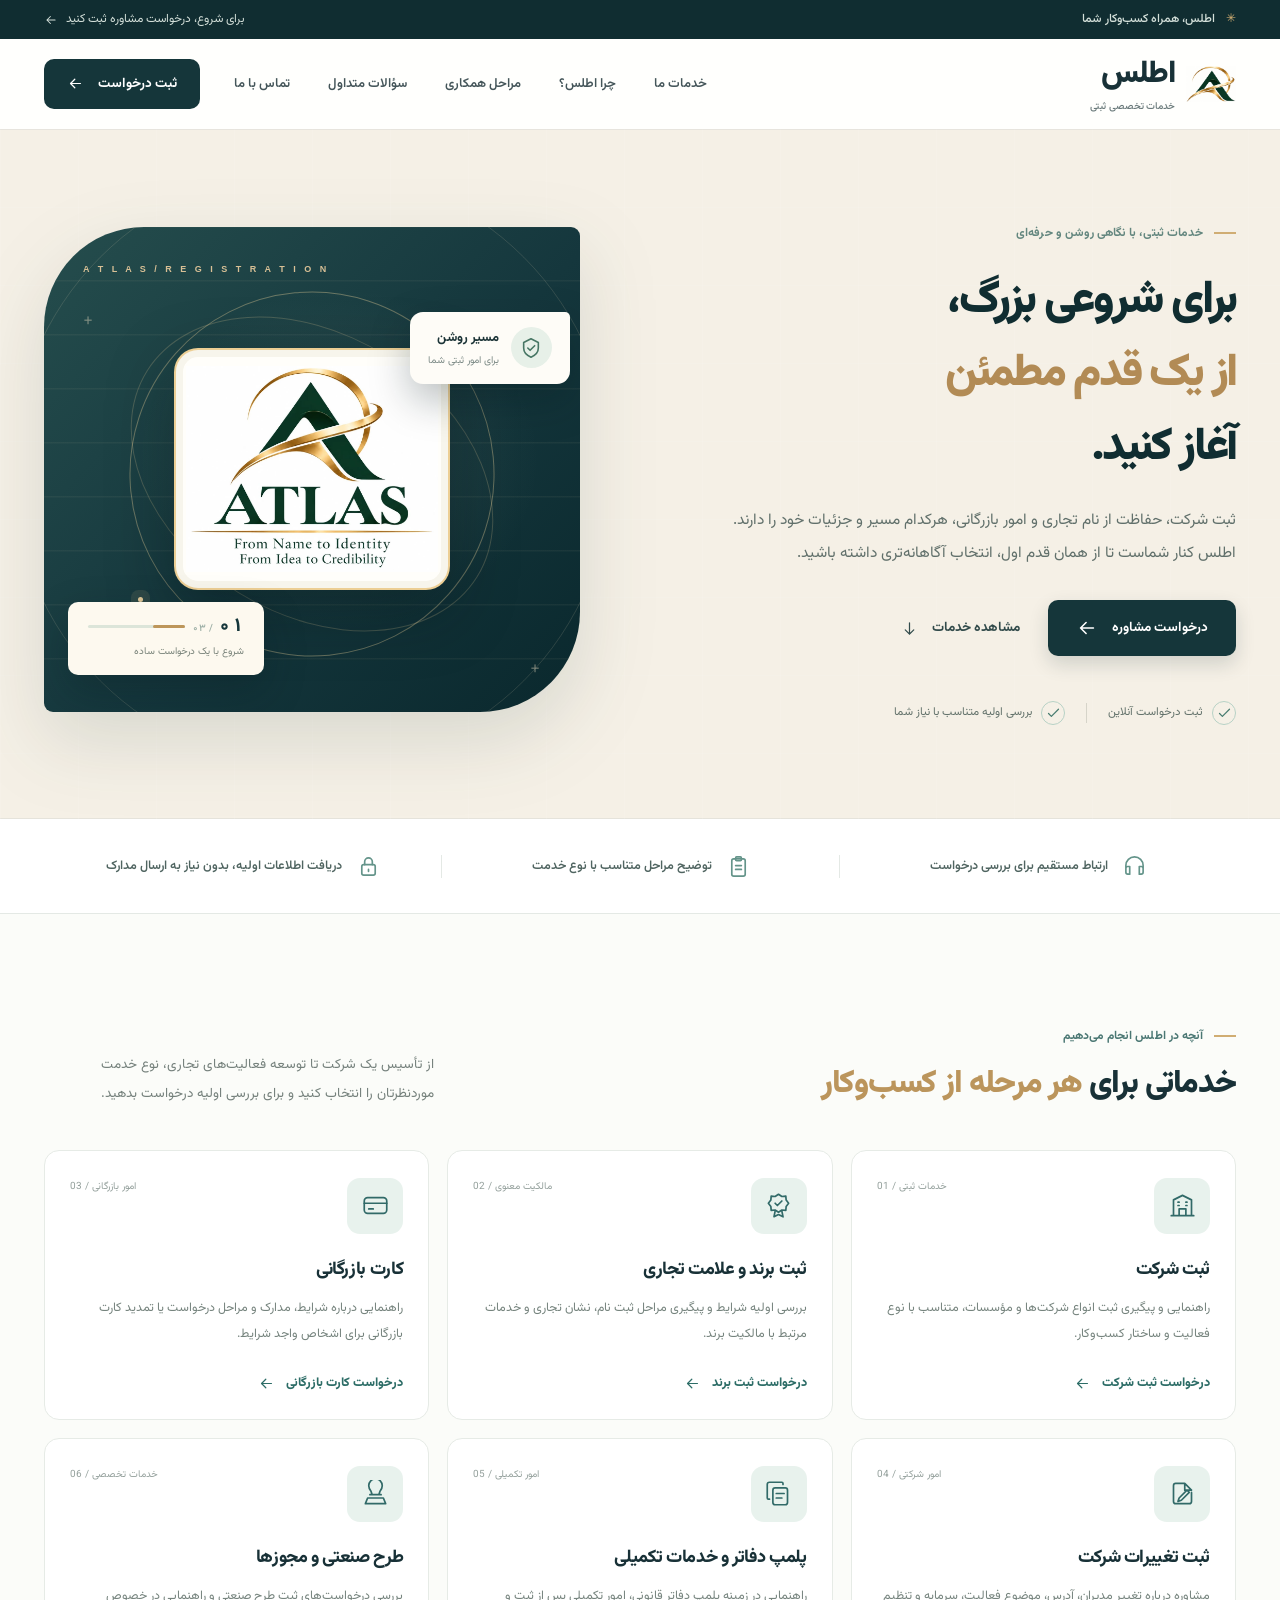
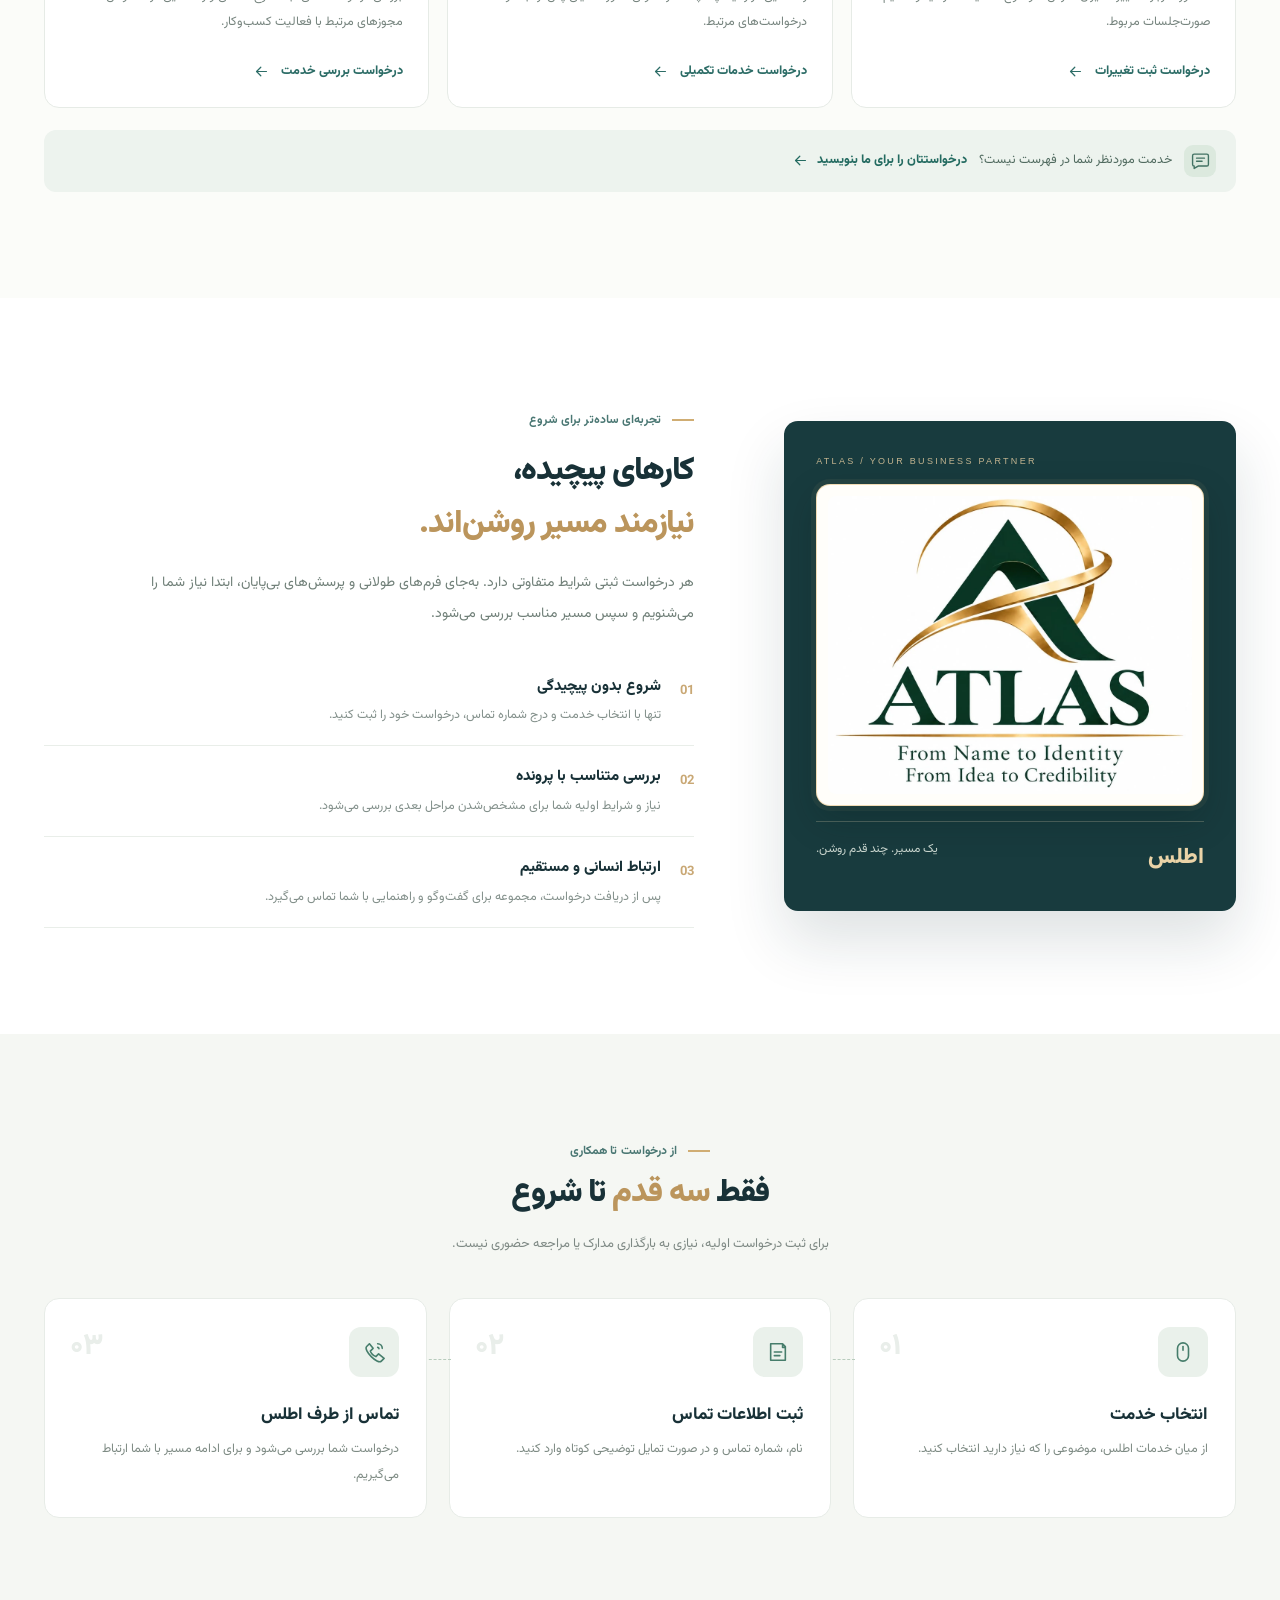
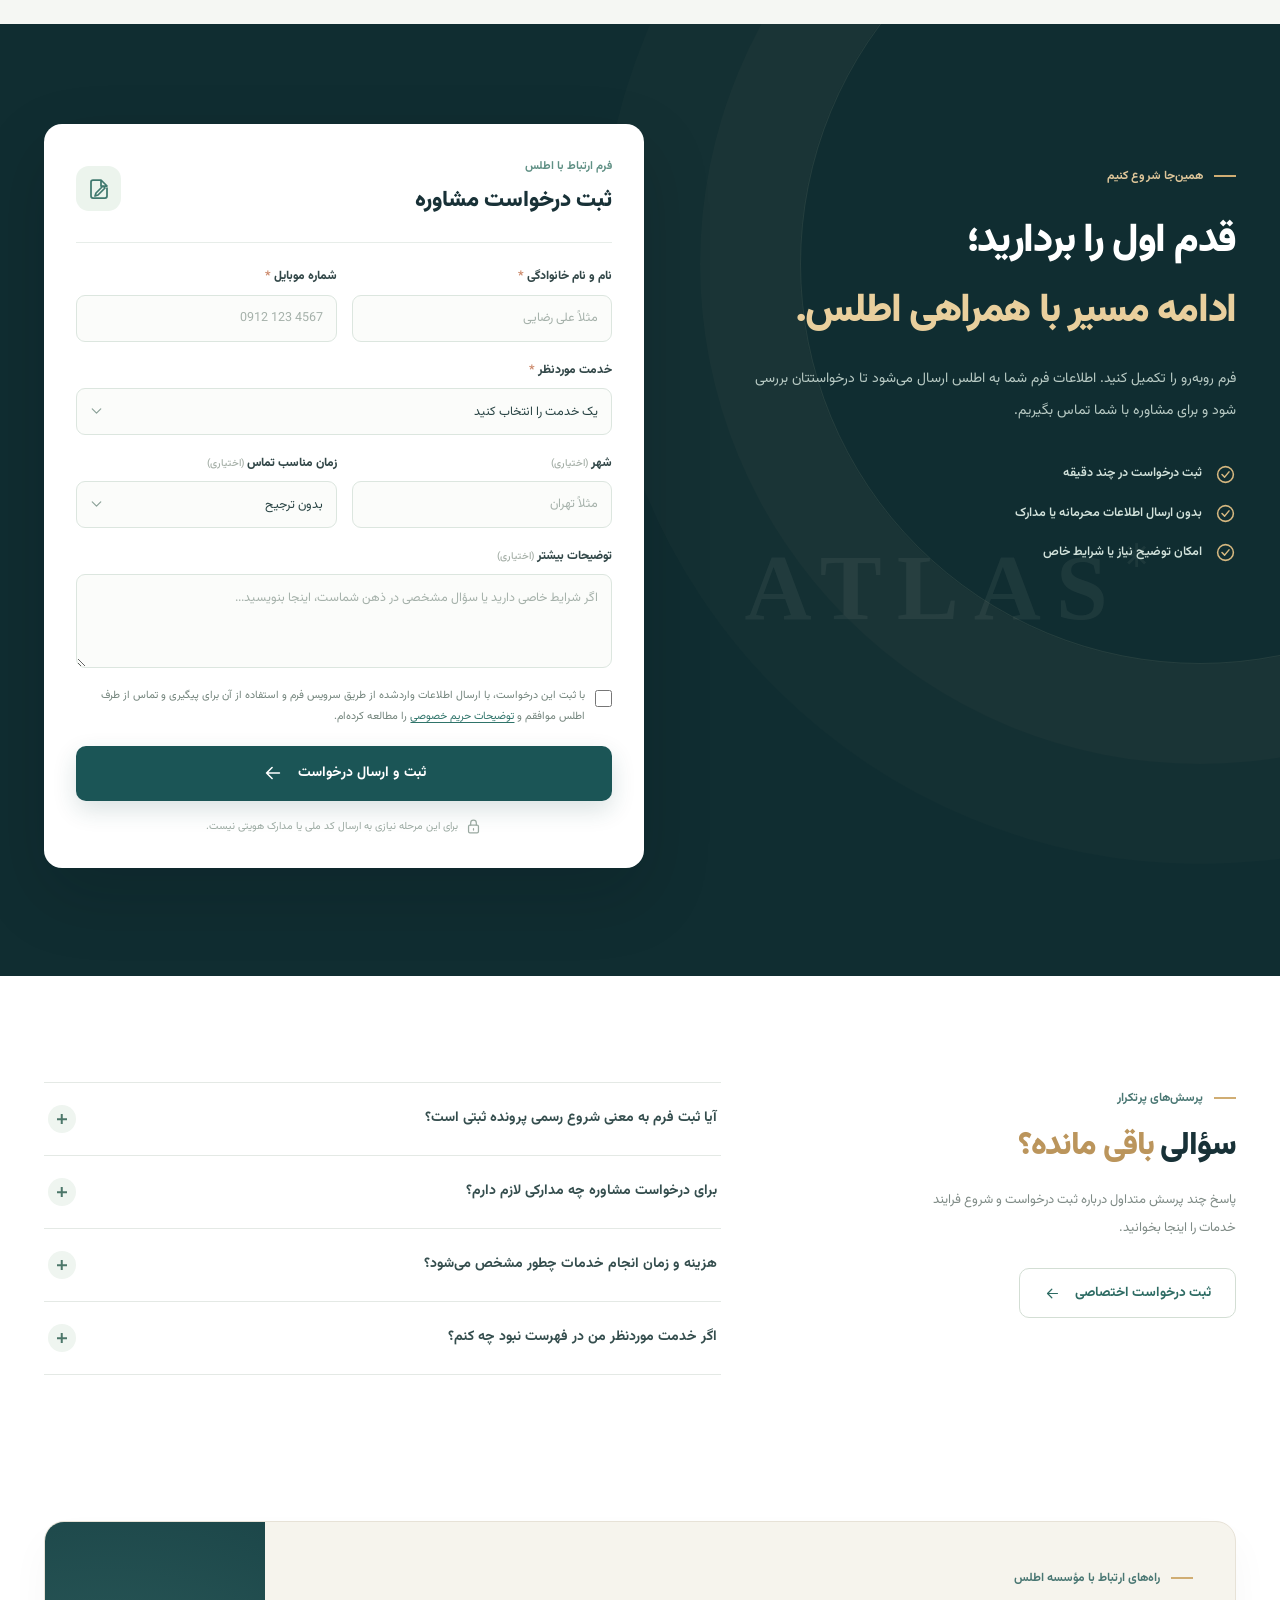
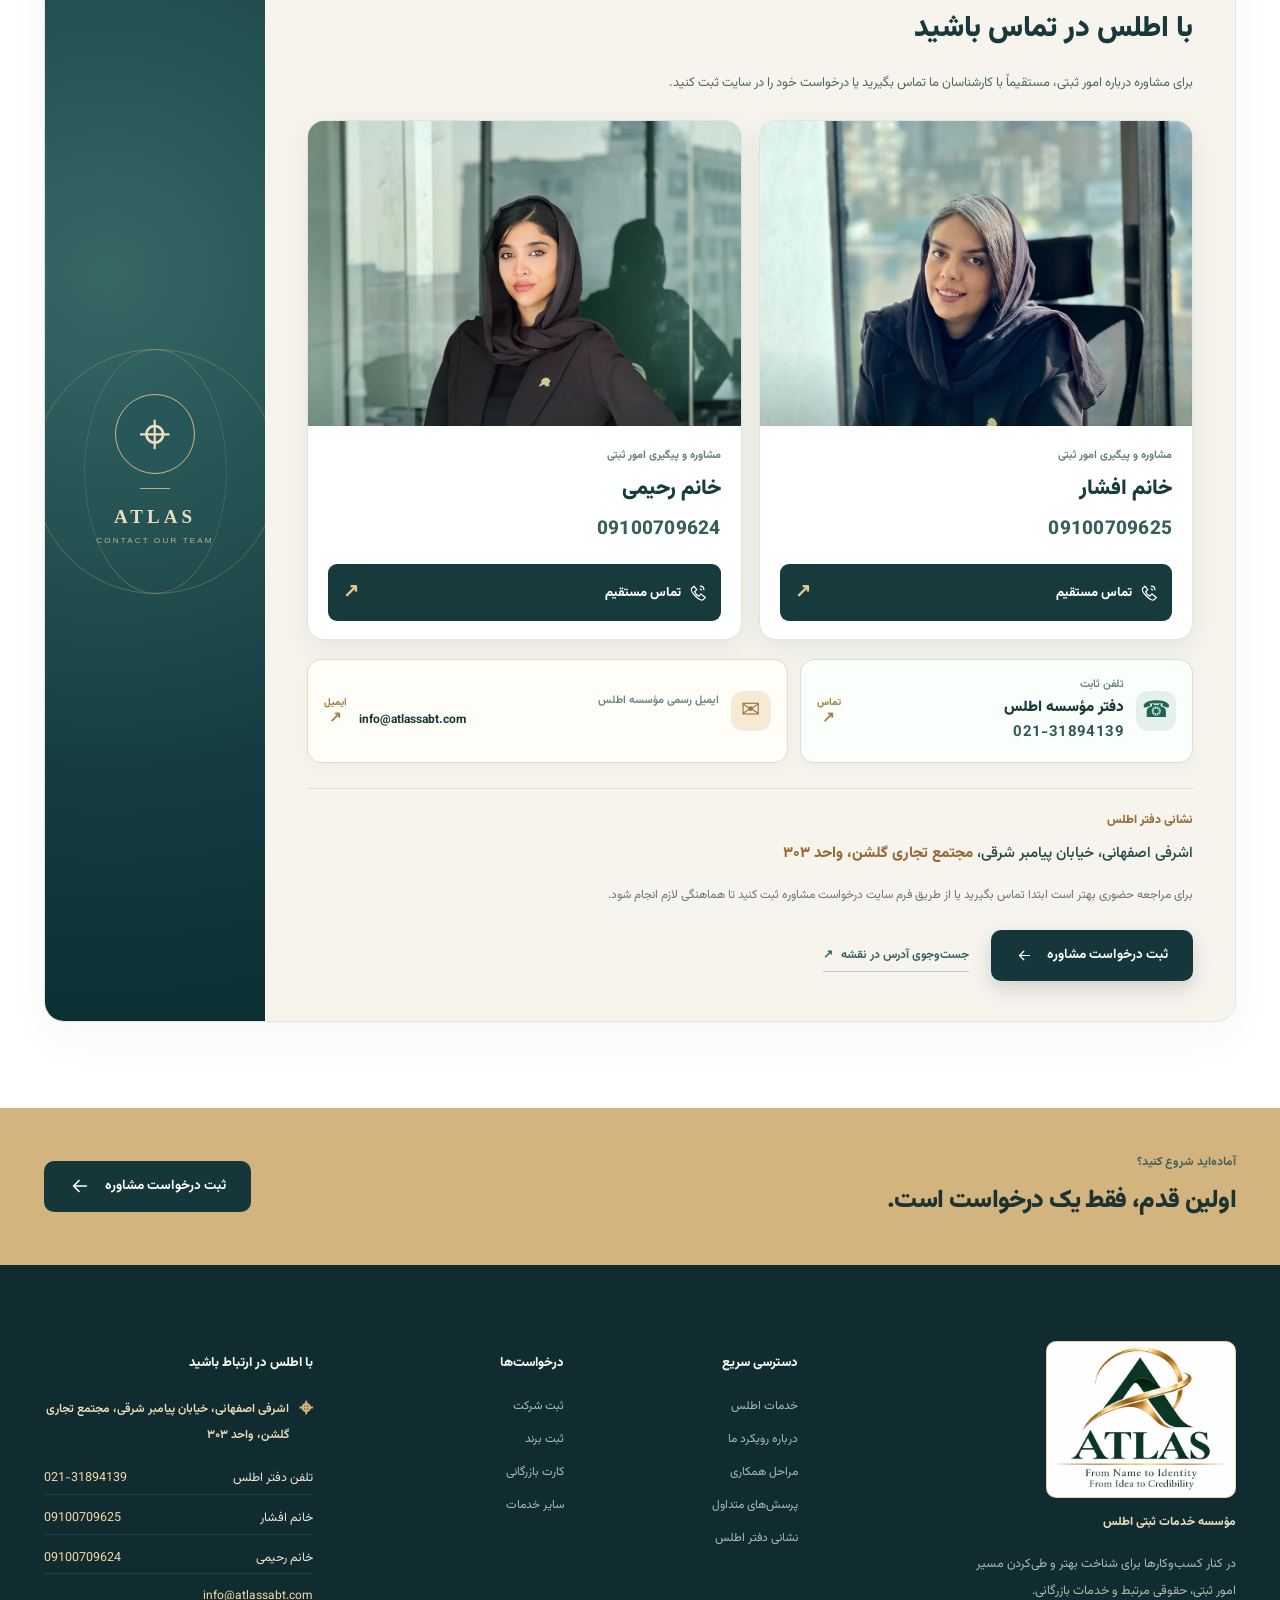
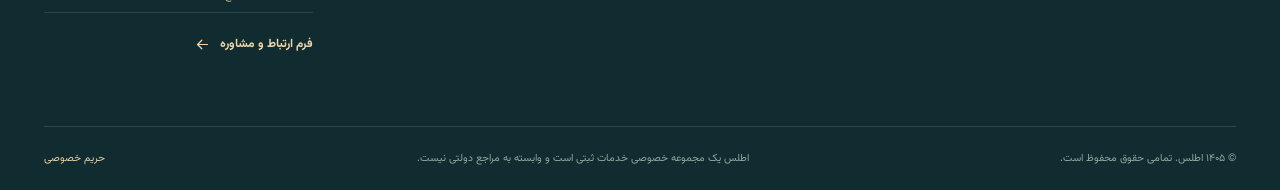
<file: index.html>
<!doctype html> 
<html lang="fa" dir="rtl">
<head>
  <meta charset="UTF-8" />
  <meta name="viewport" content="width=device-width, initial-scale=1" />
  <meta name="theme-color" content="#122d32" />
  <meta name="description" content="اطلس، همراه شما در ثبت شرکت، ثبت برند و علامت تجاری، اخذ کارت بازرگانی و خدمات ثبتی. درخواست مشاوره خود را آنلاین ثبت کنید تا کارشناسان با شما تماس بگیرند." />
  <meta property="og:type" content="website" />
  <meta property="og:image" content="assets/atlas-logo.webp" />
  <meta property="og:title" content="اطلس | خدمات تخصصی ثبت شرکت و برند" />
  <meta property="og:description" content="مسیر امور ثبتی کسب‌وکارتان را با اطلس شروع کنید. درخواست مشاوره را آنلاین ثبت کنید." />
  <title>اطلس | ثبت شرکت، برند و خدمات ثبتی</title>
  <link rel="preconnect" href="https://fonts.googleapis.com" />
  <link rel="preconnect" href="https://fonts.gstatic.com" crossorigin />
  <link href="https://fonts.googleapis.com/css2?family=Vazirmatn:wght@300;400;500;600;700;800;900&display=swap" rel="stylesheet" />
  <link rel="icon" href="assets/favicon.png" type="image/png" />
  <link rel="stylesheet" href="assets/style.css" />
  <script src="assets/app.js" defer></script>
</head>
<body>
  <a class="skip-link" href="#main">رفتن به محتوای اصلی</a>
  <div class="announcement">
    <div class="container announcement__inner">
      <span class="announcement__tag"><span class="announcement__star">✳</span> اطلس، همراه کسب‌وکار شما</span>
      <a href="#request">برای شروع، درخواست مشاوره ثبت کنید <svg class="icon icon--tiny"><use href="assets/icons.svg#arrow-left"></use></svg></a>
    </div>
  </div>

  <header class="site-header" id="top">
    <div class="container header-inner">
      <a class="brand" href="#top" aria-label="اطلس، صفحه اصلی">
        <span class="brand-mark brand-mark--logo" aria-hidden="true"><img src="assets/atlas-mark.webp" alt="" width="50" height="50" /></span>
        <span class="brand-text"><strong>اطلس</strong><small>خدمات تخصصی ثبتی</small></span>
      </a>
      <nav class="primary-nav" id="primary-nav" aria-label="منوی اصلی">
        <a href="#services">خدمات ما</a>
        <a href="#why-atlas">چرا اطلس؟</a>
        <a href="#steps">مراحل همکاری</a>
        <a href="#faq">سؤالات متداول</a>
        <a href="#contact">تماس با ما</a>
      </nav>
      <a class="button button--header" href="#request">ثبت درخواست <svg class="icon icon--small"><use href="assets/icons.svg#arrow-left"></use></svg></a>
      <button class="menu-toggle" type="button" aria-label="باز کردن منو" aria-expanded="false" aria-controls="primary-nav"><span></span><span></span><span></span></button>
    </div>
  </header>

  <main id="main">
    <section class="hero" aria-labelledby="hero-title">
      <div class="hero-grain" aria-hidden="true"></div>
      <div class="container hero-grid">
        <div class="hero-content">
          <div class="eyebrow"><span class="eyebrow__line"></span> خدمات ثبتی، با نگاهی روشن و حرفه‌ای</div>
          <h1 id="hero-title">برای شروعی بزرگ، <span>از یک قدم مطمئن</span> آغاز کنید.</h1>
          <p class="hero-description">ثبت شرکت، حفاظت از نام تجاری و امور بازرگانی، هرکدام مسیر و جزئیات خود را دارند. اطلس کنار شماست تا از همان قدم اول، انتخاب آگاهانه‌تری داشته باشید.</p>
          <div class="hero-actions">
            <a class="button button--primary button--large" href="#request">درخواست مشاوره <svg class="icon"><use href="assets/icons.svg#arrow-left"></use></svg></a>
            <a class="button button--text" href="#services">مشاهده خدمات <svg class="icon icon--small"><use href="assets/icons.svg#arrow-down"></use></svg></a>
          </div>
          <div class="hero-notes">
            <div class="hero-note"><span class="note-check"><svg class="icon icon--small"><use href="assets/icons.svg#check"></use></svg></span><span>ثبت درخواست آنلاین</span></div>
            <span class="hero-notes__divider"></span>
            <div class="hero-note"><span class="note-check"><svg class="icon icon--small"><use href="assets/icons.svg#check"></use></svg></span><span>بررسی اولیه متناسب با نیاز شما</span></div>
          </div>
        </div>

        <div class="hero-art" aria-label="نمایی گرافیکی از مسیر خدمات اطلس">
          <div class="hero-art__inner">
            <div class="hero-art__crown">A T L A S  /  R E G I S T R A T I O N</div>
            <div class="orbit orbit--outer"></div>
            <div class="orbit orbit--middle"></div>
            <div class="orbital-dot orbital-dot--one"></div>
            <div class="orbital-dot orbital-dot--two"></div>
            <div class="hero-orb hero-orb--atlas"><img class="hero-logo" src="assets/atlas-logo.webp" width="978" height="800" alt="لوگوی رسمی اطلس با شعار From Name to Identity, From Idea to Credibility" fetchpriority="high" /></div>
            <div class="art-label art-label--top"><span class="art-label__circle"><svg class="icon"><use href="assets/icons.svg#shield-check"></use></svg></span><span><strong>مسیر روشن</strong><small>برای امور ثبتی شما</small></span></div>
            <div class="art-label art-label--bottom"><span class="art-label__number">۰۱ <em> / ۰۳</em></span><span class="art-label__bar"><i></i></span><span class="art-label__desc">شروع با یک درخواست ساده</span></div>
            <span class="hero-art__corner hero-art__corner--a">+</span><span class="hero-art__corner hero-art__corner--b">+</span>
          </div>
        </div>
      </div>
      <div class="hero-bottom-line" aria-hidden="true"></div>
    </section>

    <section class="assurance" aria-label="مزیت‌های همکاری">
      <div class="container assurance-grid">
        <div class="assurance-item"><svg class="icon"><use href="assets/icons.svg#headphones"></use></svg><span>ارتباط مستقیم برای بررسی درخواست</span></div>
        <div class="assurance-item"><svg class="icon"><use href="assets/icons.svg#clipboard"></use></svg><span>توضیح مراحل متناسب با نوع خدمت</span></div>
        <div class="assurance-item"><svg class="icon"><use href="assets/icons.svg#lock"></use></svg><span>دریافت اطلاعات اولیه، بدون نیاز به ارسال مدارک</span></div>
      </div>
    </section>

    <section class="section services-section" id="services">
      <div class="container">
        <div class="section-head">
          <div><div class="eyebrow eyebrow--dark"><span class="eyebrow__line"></span> آنچه در اطلس انجام می‌دهیم</div><h2>خدماتی برای <span>هر مرحله از کسب‌وکار</span></h2></div>
          <p>از تأسیس یک شرکت تا توسعه فعالیت‌های تجاری، نوع خدمت موردنظرتان را انتخاب کنید و برای بررسی اولیه درخواست بدهید.</p>
        </div>
        <div class="services-grid">
          <article class="service-card"><div class="service-card__top"><span class="service-icon"><svg class="icon"><use href="assets/icons.svg#building"></use></svg></span><span class="service-num">01 / خدمات ثبتی</span></div><h3>ثبت شرکت</h3><p>راهنمایی و پیگیری ثبت انواع شرکت‌ها و مؤسسات، متناسب با نوع فعالیت و ساختار کسب‌وکار.</p><a href="#request" class="service-link" data-service="ثبت شرکت">درخواست ثبت شرکت <svg class="icon icon--small"><use href="assets/icons.svg#arrow-left"></use></svg></a></article>
          <article class="service-card"><div class="service-card__top"><span class="service-icon"><svg class="icon"><use href="assets/icons.svg#badge"></use></svg></span><span class="service-num">02 / مالکیت معنوی</span></div><h3>ثبت برند و علامت تجاری</h3><p>بررسی اولیه شرایط و پیگیری مراحل ثبت نام، نشان تجاری و خدمات مرتبط با مالکیت برند.</p><a href="#request" class="service-link" data-service="ثبت برند و علامت تجاری">درخواست ثبت برند <svg class="icon icon--small"><use href="assets/icons.svg#arrow-left"></use></svg></a></article>
          <article class="service-card"><div class="service-card__top"><span class="service-icon"><svg class="icon"><use href="assets/icons.svg#credit-card"></use></svg></span><span class="service-num">03 / امور بازرگانی</span></div><h3>کارت بازرگانی</h3><p>راهنمایی درباره شرایط، مدارک و مراحل درخواست یا تمدید کارت بازرگانی برای اشخاص واجد شرایط.</p><a href="#request" class="service-link" data-service="اخذ یا تمدید کارت بازرگانی">درخواست کارت بازرگانی <svg class="icon icon--small"><use href="assets/icons.svg#arrow-left"></use></svg></a></article>
          <article class="service-card"><div class="service-card__top"><span class="service-icon"><svg class="icon"><use href="assets/icons.svg#file-pen"></use></svg></span><span class="service-num">04 / امور شرکتی</span></div><h3>ثبت تغییرات شرکت</h3><p>مشاوره درباره تغییر مدیران، آدرس، موضوع فعالیت، سرمایه و تنظیم صورت‌جلسات مربوط.</p><a href="#request" class="service-link" data-service="ثبت تغییرات شرکت">درخواست ثبت تغییرات <svg class="icon icon--small"><use href="assets/icons.svg#arrow-left"></use></svg></a></article>
          <article class="service-card"><div class="service-card__top"><span class="service-icon"><svg class="icon"><use href="assets/icons.svg#files"></use></svg></span><span class="service-num">05 / امور تکمیلی</span></div><h3>پلمپ دفاتر و خدمات تکمیلی</h3><p>راهنمایی در زمینه پلمپ دفاتر قانونی، امور تکمیلی پس از ثبت و درخواست‌های مرتبط.</p><a href="#request" class="service-link" data-service="پلمپ دفاتر و خدمات تکمیلی">درخواست خدمات تکمیلی <svg class="icon icon--small"><use href="assets/icons.svg#arrow-left"></use></svg></a></article>
          <article class="service-card"><div class="service-card__top"><span class="service-icon"><svg class="icon"><use href="assets/icons.svg#stamp"></use></svg></span><span class="service-num">06 / خدمات تخصصی</span></div><h3>طرح صنعتی و مجوزها</h3><p>بررسی درخواست‌های ثبت طرح صنعتی و راهنمایی در خصوص مجوزهای مرتبط با فعالیت کسب‌وکار.</p><a href="#request" class="service-link" data-service="ثبت طرح صنعتی و مجوزها">درخواست بررسی خدمت <svg class="icon icon--small"><use href="assets/icons.svg#arrow-left"></use></svg></a></article>
        </div>
        <div class="service-footnote"><span class="service-footnote__icon"><svg class="icon"><use href="assets/icons.svg#message"></use></svg></span><span>خدمت موردنظر شما در فهرست نیست؟</span><a href="#request" data-service="سایر خدمات ثبتی">درخواستتان را برای ما بنویسید <svg class="icon icon--small"><use href="assets/icons.svg#arrow-left"></use></svg></a></div>
      </div>
    </section>

    <section class="section why-section" id="why-atlas">
      <div class="container why-grid">
        <div class="why-panel">
          <span class="why-panel__top">ATLAS / YOUR BUSINESS PARTNER</span>
          <div class="why-panel__visual">
            <div class="why-panel__logo-frame">
              <img class="why-panel__logo-img" src="assets/atlas-logo.webp" width="978" height="800" loading="lazy" alt="لوگوی رسمی مؤسسه ثبتی اطلس، از نام تا هویت و از ایده تا اعتبار" />
            </div>
          </div>
          <div class="why-panel__bottom"><span>اطلس</span><span>یک مسیر. چند قدم روشن.</span></div>
        </div>
        <div class="why-content"><div class="eyebrow eyebrow--dark"><span class="eyebrow__line"></span> تجربه‌ای ساده‌تر برای شروع</div><h2>کارهای پیچیده، <span>نیازمند مسیر روشن‌اند.</span></h2><p class="why-intro">هر درخواست ثبتی شرایط متفاوتی دارد. به‌جای فرم‌های طولانی و پرسش‌های بی‌پایان، ابتدا نیاز شما را می‌شنویم و سپس مسیر مناسب بررسی می‌شود.</p>
          <div class="why-features"><div class="why-feature"><span class="why-feature__number">01</span><div><h3>شروع بدون پیچیدگی</h3><p>تنها با انتخاب خدمت و درج شماره تماس، درخواست خود را ثبت کنید.</p></div></div><div class="why-feature"><span class="why-feature__number">02</span><div><h3>بررسی متناسب با پرونده</h3><p>نیاز و شرایط اولیه شما برای مشخص‌شدن مراحل بعدی بررسی می‌شود.</p></div></div><div class="why-feature"><span class="why-feature__number">03</span><div><h3>ارتباط انسانی و مستقیم</h3><p>پس از دریافت درخواست، مجموعه برای گفت‌وگو و راهنمایی با شما تماس می‌گیرد.</p></div></div></div>
        </div>
      </div>
    </section>

    <section class="section steps-section" id="steps"><div class="container"><div class="section-head section-head--center"><div class="eyebrow eyebrow--dark"><span class="eyebrow__line"></span> از درخواست تا همکاری</div><h2>فقط <span>سه قدم</span> تا شروع</h2><p>برای ثبت درخواست اولیه، نیازی به بارگذاری مدارک یا مراجعه حضوری نیست.</p></div><div class="steps-grid"><div class="step-card"><span class="step-card__index">۰۱</span><span class="step-card__icon"><svg class="icon"><use href="assets/icons.svg#mouse"></use></svg></span><h3>انتخاب خدمت</h3><p>از میان خدمات اطلس، موضوعی را که نیاز دارید انتخاب کنید.</p></div><div class="step-card"><span class="step-card__index">۰۲</span><span class="step-card__icon"><svg class="icon"><use href="assets/icons.svg#form"></use></svg></span><h3>ثبت اطلاعات تماس</h3><p>نام، شماره تماس و در صورت تمایل توضیحی کوتاه وارد کنید.</p></div><div class="step-card"><span class="step-card__index">۰۳</span><span class="step-card__icon"><svg class="icon"><use href="assets/icons.svg#phone-call"></use></svg></span><h3>تماس از طرف اطلس</h3><p>درخواست شما بررسی می‌شود و برای ادامه مسیر با شما ارتباط می‌گیریم.</p></div></div></div></section>

    <section class="request-section" id="request" aria-labelledby="request-title"><div class="container request-grid">
      <div class="request-copy"><div class="eyebrow eyebrow--light"><span class="eyebrow__line"></span> همین‌جا شروع کنیم</div><h2 id="request-title">قدم اول را بردارید؛ <span>ادامه مسیر با همراهی اطلس.</span></h2><p>فرم روبه‌رو را تکمیل کنید. اطلاعات فرم شما به اطلس ارسال می‌شود تا درخواستتان بررسی شود و برای مشاوره با شما تماس بگیریم.</p><div class="request-advantages"><div><svg class="icon"><use href="assets/icons.svg#check-circle"></use></svg> ثبت درخواست در چند دقیقه</div><div><svg class="icon"><use href="assets/icons.svg#check-circle"></use></svg> بدون ارسال اطلاعات محرمانه یا مدارک</div><div><svg class="icon"><use href="assets/icons.svg#check-circle"></use></svg> امکان توضیح نیاز یا شرایط خاص</div></div><div class="request-decor" aria-hidden="true">ATLAS<span>✳</span></div></div>
      <div class="form-card"><div class="form-card__header"><div><span class="form-card__label">فرم ارتباط با اطلس</span><h3>ثبت درخواست مشاوره</h3></div><span class="form-card__header-icon"><svg class="icon"><use href="assets/icons.svg#file-pen"></use></svg></span></div>
        <form id="lead-form" action="https://formsubmit.co/info@atlassabt.com" method="POST" accept-charset="UTF-8">
          <input type="hidden" name="_subject" value="درخواست مشاوره جدید | مؤسسه ثبتی اطلس" />
          <input type="hidden" name="_template" value="table" />
          <input type="hidden" name="_url" id="submission_url" value="" />
          <input type="hidden" name="زمان ثبت درخواست" id="submission_time" value="" />
          <div class="field-grid"><div class="form-field"><label for="fullname">نام و نام خانوادگی <span>*</span></label><input id="fullname" name="fullname" type="text" autocomplete="name" maxlength="100" placeholder="مثلاً علی رضایی" required /></div><div class="form-field"><label for="mobile">شماره موبایل <span>*</span></label><input id="mobile" name="mobile" type="tel" inputmode="tel" autocomplete="tel" maxlength="20" dir="ltr" placeholder="0912 123 4567" required /></div></div>
          <div class="form-field"><label for="service">خدمت موردنظر <span>*</span></label><div class="select-wrap"><select id="service" name="service" required><option value="" selected disabled>یک خدمت را انتخاب کنید</option><option value="ثبت شرکت">ثبت شرکت</option><option value="ثبت برند و علامت تجاری">ثبت برند و علامت تجاری</option><option value="اخذ یا تمدید کارت بازرگانی">اخذ یا تمدید کارت بازرگانی</option><option value="ثبت تغییرات شرکت">ثبت تغییرات شرکت</option><option value="پلمپ دفاتر و خدمات تکمیلی">پلمپ دفاتر و خدمات تکمیلی</option><option value="ثبت طرح صنعتی و مجوزها">ثبت طرح صنعتی و مجوزها</option><option value="سایر خدمات ثبتی">سایر خدمات ثبتی</option></select><svg class="icon icon--small"><use href="assets/icons.svg#chevron-down"></use></svg></div></div>
          <div class="field-grid"><div class="form-field"><label for="city">شهر <span class="optional">(اختیاری)</span></label><input id="city" name="city" type="text" maxlength="80" placeholder="مثلاً تهران" /></div><div class="form-field"><label for="preferred_time">زمان مناسب تماس <span class="optional">(اختیاری)</span></label><div class="select-wrap"><select id="preferred_time" name="preferred_time"><option value="">بدون ترجیح</option><option value="صبح">صبح</option><option value="ظهر تا عصر">ظهر تا عصر</option><option value="عصر تا شب">عصر تا شب</option></select><svg class="icon icon--small"><use href="assets/icons.svg#chevron-down"></use></svg></div></div></div>
          <div class="form-field"><label for="message">توضیحات بیشتر <span class="optional">(اختیاری)</span></label><textarea id="message" name="message" rows="3" maxlength="2000" placeholder="اگر شرایط خاصی دارید یا سؤال مشخصی در ذهن شماست، اینجا بنویسید..."></textarea></div>
          <div class="trap-field" aria-hidden="true"><label for="company_website">آدرس وب‌سایت</label><input type="text" id="company_website" name="_honey" tabindex="-1" autocomplete="off" /></div>
          <label class="privacy-agreement"><input type="checkbox" id="consent" name="consent" required /><span>با ثبت این درخواست، با ارسال اطلاعات واردشده از طریق سرویس فرم و استفاده از آن برای پیگیری و تماس از طرف اطلس موافقم و <a href="privacy.html" target="_blank" rel="noopener">توضیحات حریم خصوصی</a> را مطالعه کرده‌ام.</span></label>
          <noscript><p class="form-message" style="display:block" role="status">در مرورگر شما جاوااسکریپت غیرفعال است. فرم با هدایت به سرویس دریافت درخواست ارسال خواهد شد.</p></noscript>
          <p id="form-message" role="status" aria-live="polite" class="form-message" hidden></p>
          <button class="button button--form" type="submit" id="submit-button">ثبت و ارسال درخواست <svg class="icon"><use href="assets/icons.svg#arrow-left"></use></svg></button>
          <p class="form-card__footer"><svg class="icon icon--small"><use href="assets/icons.svg#lock"></use></svg> برای این مرحله نیازی به ارسال کد ملی یا مدارک هویتی نیست.</p>
        </form>
      </div>
    </div></section>

    <section class="section faq-section" id="faq"><div class="container faq-grid"><div class="faq-heading"><div class="eyebrow eyebrow--dark"><span class="eyebrow__line"></span> پرسش‌های پرتکرار</div><h2>سؤالی <span>باقی مانده؟</span></h2><p>پاسخ چند پرسش متداول درباره ثبت درخواست و شروع فرایند خدمات را اینجا بخوانید.</p><a class="button button--outline" href="#request">ثبت درخواست اختصاصی <svg class="icon icon--small"><use href="assets/icons.svg#arrow-left"></use></svg></a></div><div class="faq-list"><details><summary>آیا ثبت فرم به معنی شروع رسمی پرونده ثبتی است؟<span class="faq-plus"></span></summary><p>خیر. فرم سایت برای ثبت درخواست اولیه و هماهنگی تماس است. شروع رسمی خدمات، شرایط و مدارک موردنیاز پس از بررسی موضوع با شما مشخص می‌شود.</p></details><details><summary>برای درخواست مشاوره چه مدارکی لازم دارم؟<span class="faq-plus"></span></summary><p>برای تکمیل فرم اولیه، تنها نام، شماره موبایل و نوع خدمت موردنظر لازم است. در صورت نیاز به مدارک، مراحل بعدی جداگانه با شما هماهنگ خواهد شد.</p></details><details><summary>هزینه و زمان انجام خدمات چطور مشخص می‌شود؟<span class="faq-plus"></span></summary><p>هزینه و زمان انجام کار به نوع خدمت، وضعیت پرونده و الزامات مراجع مربوط بستگی دارد. پس از بررسی اولیه، درباره جزئیات با شما گفت‌وگو می‌شود.</p></details><details><summary>اگر خدمت موردنظر من در فهرست نبود چه کنم؟<span class="faq-plus"></span></summary><p>گزینه «سایر خدمات ثبتی» را انتخاب و موضوع را در بخش توضیحات بنویسید تا امکان انجام آن بررسی شود.</p></details></div></div></section>

    <section class="contact-section" id="contact" aria-labelledby="contact-title">
      <div class="container contact-box">
        <div class="contact-box__content">
          <div class="eyebrow eyebrow--dark"><span class="eyebrow__line"></span> راه‌های ارتباط با مؤسسه اطلس</div>
          <h2 id="contact-title">با اطلس در تماس باشید</h2>
          <p class="contact-box__intro">برای مشاوره درباره امور ثبتی، مستقیماً با کارشناسان ما تماس بگیرید یا درخواست خود را در سایت ثبت کنید.</p>

          <div class="contact-channels contact-channels--advisors" aria-label="کارشناسان مؤسسه ثبتی اطلس">
            <article class="advisor-card">
              <div class="advisor-card__photo-wrap">
                <img class="advisor-card__photo advisor-card__photo--afshar" src="assets/advisor-afshar.webp" width="1080" height="1440" loading="lazy" decoding="async" alt="عکس خانم افشار" />
              </div>
              <div class="advisor-card__body">
                <span class="advisor-card__eyebrow">مشاوره و پیگیری امور ثبتی</span>
                <h3>خانم افشار</h3>
                <a class="advisor-card__number" href="tel:+989100709625" aria-label="شماره موبایل خانم افشار، تماس با ۰۹۱۰۰۷۰۹۶۲۵"><bdi dir="ltr">09100709625</bdi></a>
                <a class="advisor-card__call" href="tel:+989100709625" aria-label="تماس تلفنی با خانم افشار">
                  <svg class="icon icon--small" aria-hidden="true"><use href="assets/icons.svg#phone-call"></use></svg>
                  تماس مستقیم
                  <span aria-hidden="true">↗</span>
                </a>
              </div>
            </article>
            <article class="advisor-card">
              <div class="advisor-card__photo-wrap">
                <img class="advisor-card__photo advisor-card__photo--rahimi" src="assets/advisor-rahimi.webp" width="1080" height="1440" loading="lazy" decoding="async" alt="عکس خانم رحیمی" />
              </div>
              <div class="advisor-card__body">
                <span class="advisor-card__eyebrow">مشاوره و پیگیری امور ثبتی</span>
                <h3>خانم رحیمی</h3>
                <a class="advisor-card__number" href="tel:+989100709624" aria-label="شماره موبایل خانم رحیمی، تماس با ۰۹۱۰۰۷۰۹۶۲۴"><bdi dir="ltr">09100709624</bdi></a>
                <a class="advisor-card__call" href="tel:+989100709624" aria-label="تماس تلفنی با خانم رحیمی">
                  <svg class="icon icon--small" aria-hidden="true"><use href="assets/icons.svg#phone-call"></use></svg>
                  تماس مستقیم
                  <span aria-hidden="true">↗</span>
                </a>
              </div>
            </article>
          </div>

          <div class="contact-channels contact-channels--utility" aria-label="تلفن دفتر و ایمیل رسمی اطلس">
            <a class="contact-channel contact-channel--office" href="tel:+982131894139" aria-label="تماس با دفتر مؤسسه ثبتی اطلس، ۰۲۱-۳۱۸۹۴۱۳۹">
              <span class="contact-channel__icon" aria-hidden="true">☎</span>
              <span class="contact-channel__details"><small>تلفن ثابت</small><strong>دفتر مؤسسه اطلس</strong><bdi dir="ltr">021-31894139</bdi></span>
              <span class="contact-channel__action" aria-hidden="true">تماس <span>↗</span></span>
            </a>
            <a class="contact-channel contact-channel--email" href="mailto:info@atlassabt.com" aria-label="ارسال ایمیل به مؤسسه اطلس به نشانی info@atlassabt.com">
              <span class="contact-channel__icon contact-channel__icon--mail" aria-hidden="true">✉</span>
              <span class="contact-channel__details"><small>ایمیل رسمی مؤسسه اطلس</small><strong class="contact-channel__email" dir="ltr">info@atlassabt.com</strong></span>
              <span class="contact-channel__action" aria-hidden="true">ایمیل <span>↗</span></span>
            </a>
          </div>

          <div class="contact-office"><span class="contact-office__label">نشانی دفتر اطلس</span><address>اشرفی اصفهانی، خیابان پیامبر شرقی، <strong>مجتمع تجاری گلشن، واحد ۳۰۳</strong></address></div>
          <p>برای مراجعه حضوری بهتر است ابتدا تماس بگیرید یا از طریق فرم سایت درخواست مشاوره ثبت کنید تا هماهنگی لازم انجام شود.</p>
          <div class="contact-box__actions">
            <a class="button button--primary" href="#request">ثبت درخواست مشاوره <svg class="icon icon--small"><use href="assets/icons.svg#arrow-left"></use></svg></a>
            <a class="contact-box__map" href="https://www.google.com/maps/search/?api=1&query=%D8%AA%D9%87%D8%B1%D8%A7%D9%86%D8%8C%20%D8%A7%D8%B4%D8%B1%D9%81%DB%8C%20%D8%A7%D8%B5%D9%81%D9%87%D8%A7%D9%86%DB%8C%D8%8C%20%D8%AE%DB%8C%D8%A7%D8%A8%D8%A7%D9%86%20%D9%BE%DB%8C%D8%A7%D9%85%D8%A8%D8%B1%20%D8%B4%D8%B1%D9%82%DB%8C%D8%8C%20%D9%85%D8%AC%D8%AA%D9%85%D8%B9%20%D8%AA%D8%AC%D8%A7%D8%B1%DB%8C%20%DA%AF%D9%84%D8%B4%D9%86%D8%8C%20%D9%88%D8%A7%D8%AD%D8%AF%20%DB%B3%DB%B0%DB%B3" target="_blank" rel="noopener noreferrer" aria-label="جست‌وجوی آدرس اطلس در گوگل‌مپ">جست‌وجوی آدرس در نقشه <span aria-hidden="true">↗</span></a>
          </div>
        </div>
        <div class="contact-box__visual" aria-hidden="true"><span class="contact-box__pin">⌖</span><span class="contact-box__visual-line"></span><strong>ATLAS</strong><small>CONTACT OUR TEAM</small></div>
      </div>
    </section>
    <section class="last-cta"><div class="container last-cta__inner"><div><span>آماده‌اید شروع کنید؟</span><h2>اولین قدم، فقط یک درخواست است.</h2></div><a href="#request" class="button button--cream">ثبت درخواست مشاوره <svg class="icon"><use href="assets/icons.svg#arrow-left"></use></svg></a></div></section>
  </main>
  <footer class="site-footer"><div class="container footer-main"><div class="footer-brand"><a class="footer-logo" href="#top" aria-label="اطلس؛ بازگشت به ابتدای صفحه"><img src="assets/atlas-logo.webp" width="978" height="800" alt="اطلس؛ From Name to Identity, From Idea to Credibility" loading="lazy" /></a><div class="footer-brand__caption">مؤسسه خدمات ثبتی اطلس</div><p>در کنار کسب‌وکارها برای شناخت بهتر و طی‌کردن مسیر امور ثبتی، حقوقی مرتبط و خدمات بازرگانی.</p></div><div class="footer-links"><h3>دسترسی سریع</h3><a href="#services">خدمات اطلس</a><a href="#why-atlas">درباره رویکرد ما</a><a href="#steps">مراحل همکاری</a><a href="#faq">پرسش‌های متداول</a><a href="#contact">نشانی دفتر اطلس</a></div><div class="footer-links"><h3>درخواست‌ها</h3><a href="#request" data-service="ثبت شرکت">ثبت شرکت</a><a href="#request" data-service="ثبت برند و علامت تجاری">ثبت برند</a><a href="#request" data-service="اخذ یا تمدید کارت بازرگانی">کارت بازرگانی</a><a href="#request" data-service="سایر خدمات ثبتی">سایر خدمات</a></div><div class="footer-contact"><h3>با اطلس در ارتباط باشید</h3><p class="footer-contact__address"><span aria-hidden="true">⌖</span> <span>اشرفی اصفهانی، خیابان پیامبر شرقی، مجتمع تجاری گلشن، واحد ۳۰۳</span></p><div class="footer-contact__methods" aria-label="راه‌های ارتباطی">
  <a href="tel:+982131894139" aria-label="تماس با دفتر مؤسسه اطلس، ۰۲۱-۳۱۸۹۴۱۳۹"><span>تلفن دفتر اطلس</span><bdi dir="ltr">021-31894139</bdi></a>
  <a href="tel:+989100709625" aria-label="تماس با خانم افشار، ۰۹۱۰۰۷۰۹۶۲۵"><span>خانم افشار</span><bdi dir="ltr">09100709625</bdi></a>
  <a href="tel:+989100709624" aria-label="تماس با خانم رحیمی، ۰۹۱۰۰۷۰۹۶۲۴"><span>خانم رحیمی</span><bdi dir="ltr">09100709624</bdi></a>
  <a class="footer-contact__email" href="mailto:info@atlassabt.com" dir="ltr">info@atlassabt.com</a>
</div><a class="footer-request" href="#request">فرم ارتباط و مشاوره <svg class="icon icon--small"><use href="assets/icons.svg#arrow-left"></use></svg></a></div></div><div class="container footer-bottom"><span>© <span id="current-year">۱۴۰۵</span> اطلس. تمامی حقوق محفوظ است.</span><span>اطلس یک مجموعه خصوصی خدمات ثبتی است و وابسته به مراجع دولتی نیست.</span><a href="privacy.html">حریم خصوصی</a></div></footer>
</body>
</html>
</file>
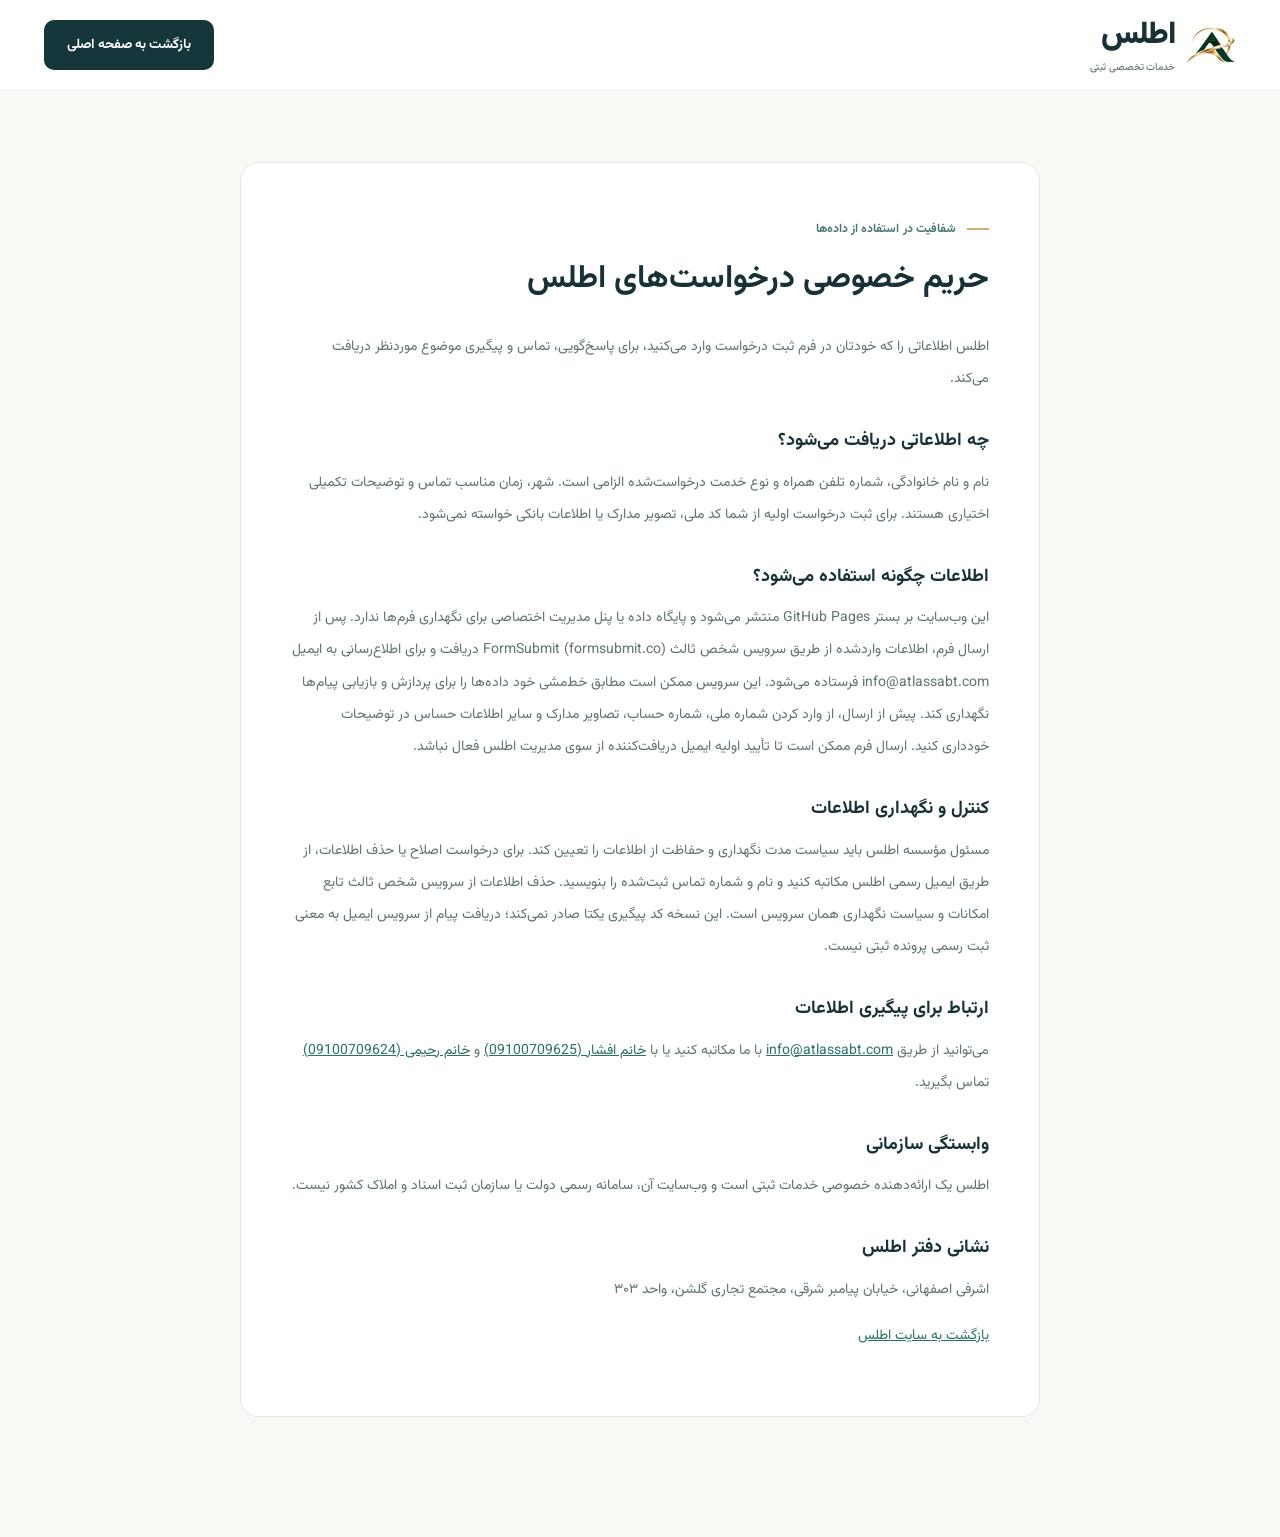
<file: privacy.html>
<!doctype html><html lang="fa" dir="rtl"><head><meta charset="utf-8"><meta name="viewport" content="width=device-width, initial-scale=1"><meta name="robots" content="noindex"><title>حریم خصوصی | اطلس</title><link rel="preconnect" href="https://fonts.googleapis.com"><link rel="preconnect" href="https://fonts.gstatic.com" crossorigin><link href="https://fonts.googleapis.com/css2?family=Vazirmatn:wght@300;400;500;600;700;800;900&display=swap" rel="stylesheet"><link rel="stylesheet" href="assets/style.css"><link rel="icon" href="assets/favicon.png" type="image/png"></head><body><header class="site-header"><div class="container header-inner"><a class="brand" href="index.html"><span class="brand-mark brand-mark--logo" aria-hidden="true"><img src="assets/atlas-mark.webp" alt="" width="50" height="50" /></span><span class="brand-text"><strong>اطلس</strong><small>خدمات تخصصی ثبتی</small></span></a><a class="button button--header" href="index.html">بازگشت به صفحه اصلی</a></div></header><main class="privacy-main"><div class="container"><article class="privacy-article"><div class="eyebrow eyebrow--dark"><span class="eyebrow__line"></span> شفافیت در استفاده از داده‌ها</div><h1>حریم خصوصی درخواست‌های اطلس</h1><p>اطلس اطلاعاتی را که خودتان در فرم ثبت درخواست وارد می‌کنید، برای پاسخ‌گویی، تماس و پیگیری موضوع موردنظر دریافت می‌کند.</p><h2>چه اطلاعاتی دریافت می‌شود؟</h2><p>نام و نام خانوادگی، شماره تلفن همراه و نوع خدمت درخواست‌شده الزامی است. شهر، زمان مناسب تماس و توضیحات تکمیلی اختیاری هستند. برای ثبت درخواست اولیه از شما کد ملی، تصویر مدارک یا اطلاعات بانکی خواسته نمی‌شود.</p><h2>اطلاعات چگونه استفاده می‌شود؟</h2><p>این وب‌سایت بر بستر GitHub Pages منتشر می‌شود و پایگاه داده یا پنل مدیریت اختصاصی برای نگهداری فرم‌ها ندارد. پس از ارسال فرم، اطلاعات واردشده از طریق سرویس شخص ثالث FormSubmit (formsubmit.co) دریافت و برای اطلاع‌رسانی به ایمیل info@atlassabt.com فرستاده می‌شود. این سرویس ممکن است مطابق خط‌مشی خود داده‌ها را برای پردازش و بازیابی پیام‌ها نگهداری کند. پیش از ارسال، از وارد کردن شماره ملی، شماره حساب، تصاویر مدارک و سایر اطلاعات حساس در توضیحات خودداری کنید. ارسال فرم ممکن است تا تأیید اولیه ایمیل دریافت‌کننده از سوی مدیریت اطلس فعال نباشد.</p><h2>کنترل و نگهداری اطلاعات</h2><p>مسئول مؤسسه اطلس باید سیاست مدت نگهداری و حفاظت از اطلاعات را تعیین کند. برای درخواست اصلاح یا حذف اطلاعات، از طریق ایمیل رسمی اطلس مکاتبه کنید و نام و شماره تماس ثبت‌شده را بنویسید. حذف اطلاعات از سرویس شخص ثالث تابع امکانات و سیاست نگهداری همان سرویس است. این نسخه کد پیگیری یکتا صادر نمی‌کند؛ دریافت پیام از سرویس ایمیل به معنی ثبت رسمی پرونده ثبتی نیست.</p><h2>ارتباط برای پیگیری اطلاعات</h2><p>می‌توانید از طریق <a href="mailto:info@atlassabt.com">info@atlassabt.com</a> با ما مکاتبه کنید یا با <a href="tel:+989100709625">خانم افشار (09100709625)</a> و <a href="tel:+989100709624">خانم رحیمی (09100709624)</a> تماس بگیرید.</p><h2>وابستگی سازمانی</h2><p>اطلس یک ارائه‌دهنده خصوصی خدمات ثبتی است و وب‌سایت آن، سامانه رسمی دولت یا سازمان ثبت اسناد و املاک کشور نیست.</p><h2>نشانی دفتر اطلس</h2><p>اشرفی اصفهانی، خیابان پیامبر شرقی، مجتمع تجاری گلشن، واحد ۳۰۳</p><p><a href="index.html">بازگشت به سایت اطلس</a></p></article></div></main></body></html>
</file>
<file: assets/style.css>
:root{--atlas-font:"Vazirmatn","Noto Sans Arabic",Tahoma,Arial,sans-serif;--forest:#15363a;--forest-dark:#102d31;--forest-ink:#0d262a;--teal:#28686a;--gold:#d0ad73;--gold-light:#e9cf9d;--sand:#f7f7f2;--warm:#f5f0e6;--paper:#fffefa;--white:#fff;--ink:#183137;--ink-mid:#48595b;--muted:#69797a;--line:#e4e9e5;--light-green:#e5f0ec;--radius:18px;--shadow:0 22px 55px rgba(16,48,49,.075)}
*,*::before,*::after{box-sizing:border-box}
html{scroll-behavior:smooth;scroll-padding-top:110px}
body{margin:0;background:var(--white);font-family:var(--atlas-font);color:var(--ink);line-height:1.85;font-size:15px;-webkit-font-smoothing:antialiased}
a{text-decoration:none;color:inherit}button,input,textarea,select{font:inherit;font-family:var(--atlas-font)}button{cursor:pointer}svg{display:block}::selection{color:var(--forest-dark);background:#d5e9db}
.container{width:min(100% - 64px,1192px);margin-inline:auto}
.icon{height:22px;width:22px;flex:none;stroke:currentColor;fill:none;stroke-linecap:round;stroke-linejoin:round;stroke-width:1.75}
.icon--small{height:17px;width:17px}.icon--tiny{height:14px;width:14px}
.skip-link{position:fixed;z-index:2000;top:-100px;right:20px;background:var(--white);padding:12px 18px;border:2px solid var(--gold)}.skip-link:focus{top:12px}
:focus-visible{outline:3px solid #c99c52;outline-offset:4px}
.announcement{background:var(--forest-dark);color:#d3dfd9;font-size:12px}
.announcement__inner{display:flex;justify-content:space-between;align-items:center;gap:15px;min-height:39px}
.announcement__tag{font-weight:500}.announcement__star{color:var(--gold);margin-inline-end:8px}.announcement a{display:inline-flex;align-items:center;gap:8px;transition:color .2s}.announcement a:hover{color:var(--gold-light)}
.site-header{height:90px;background:rgba(255,255,253,.98);position:sticky;top:0;z-index:110;box-shadow:0 1px 0 rgba(16,45,49,.06)}
.header-inner{height:100%;display:flex;align-items:center;justify-content:space-between;gap:34px}
.brand{display:inline-flex;align-items:center;gap:11px;min-width:max-content}.brand-mark{display:inline-flex;width:50px;height:50px;border-radius:15px;position:relative;align-items:center;justify-content:center;background:var(--forest);overflow:hidden}
.brand-mark::before{content:"";position:absolute;width:30px;height:30px;border:1.8px solid var(--gold-light);border-radius:50%;transform:rotate(-23deg)}
.brand-mark__orb{width:14px;height:30px;border:1.5px solid var(--gold-light);border-radius:50%;transform:rotate(27deg);position:absolute}.brand-mark__line{height:1.5px;width:30px;background:var(--gold-light);position:absolute;transform:rotate(-17deg)}
.brand-mark::after{content:"";position:absolute;width:6px;height:6px;border-radius:50%;background:var(--gold-light);right:10px;top:10px}
.brand-text{display:flex;flex-direction:column;line-height:1.3;gap:5px}.brand-text strong{font-weight:900;letter-spacing:-.9px;font-size:31px}.brand-text small{font-size:10px;font-weight:500;color:var(--muted);letter-spacing:-.1px}
.primary-nav{display:flex;align-items:center;gap:38px;margin-right:auto}.primary-nav a{font-size:13px;font-weight:600;color:#45565a;transition:color .2s}.primary-nav a:hover{color:#ba884b}
.button{display:inline-flex;align-items:center;justify-content:center;gap:14px;border:1px solid transparent;border-radius:10px;padding:12px 24px;font-weight:700;font-size:13.5px;line-height:1.8;transition:transform .22s,background .22s,box-shadow .22s,border-color .22s;color:var(--forest-dark)}
.button:hover{transform:translateY(-2px)}.button--header{background:var(--forest);color:var(--white);min-height:47px;padding-inline:22px}.button--header:hover{background:var(--teal)}.menu-toggle{display:none;border:0;background:none;padding:13px}
.menu-toggle span{display:block;width:23px;height:2px;background:var(--forest);margin:5px 0;border-radius:2px;transition:transform .2s,opacity .2s}
.hero{background:var(--warm);position:relative;overflow:hidden}.hero-grain{position:absolute;inset:0;opacity:.45;pointer-events:none;background-image:linear-gradient(90deg,rgba(255,255,255,.25) 1px,transparent 1px),linear-gradient(rgba(255,255,255,.2) 1px,transparent 1px);background-size:78px 78px}
.hero-grid{display:grid;grid-template-columns:1.06fr .94fr;align-items:center;gap:52px;min-height:620px;padding-block:72px 81px;position:relative}
.hero-content{padding:16px 0 12px;position:relative;z-index:1}.eyebrow{display:inline-flex;align-items:center;gap:11px;letter-spacing:.05px;font-size:12px;font-weight:700;color:#64877f}.eyebrow__line{width:22px;height:2px;background:var(--gold);display:inline-block}.eyebrow--dark{color:#4a7773}.eyebrow--light{color:#dec69a}
h1,h2,h3,p{margin-top:0}.hero h1{font-size:clamp(36px,3.55vw,57px);line-height:1.62;letter-spacing:-2.25px;margin:19px 0 19px;font-weight:900;color:var(--forest-dark);max-width:630px}.hero h1 span{display:block;color:#b28b55}
.hero-description{font-size:15.5px;line-height:2.18;color:#61706b;max-width:505px;margin-bottom:29px;font-weight:400}
.hero-actions{display:flex;gap:17px;align-items:center;flex-wrap:wrap}.button--primary{background:var(--forest);color:white;box-shadow:0 8px 19px rgba(16,45,49,.16)}.button--primary:hover{background:var(--teal);box-shadow:0 13px 23px rgba(16,45,49,.20)}.button--large{min-height:56px;padding-inline:27px}.button--text{color:#324b4b;background:transparent;padding-inline:10px}.button--text:hover{color:#9c7749}
.hero-notes{display:flex;gap:21px;align-items:center;margin-top:45px;color:#63726b;font-size:11.5px}.hero-note{display:flex;gap:9px;align-items:center;white-space:nowrap}.note-check{display:inline-grid;place-items:center;width:24px;height:24px;border:1px solid #b7d1c5;color:#487c70;border-radius:50%}.hero-notes__divider{width:1px;height:20px;background:#d6d4c9}
.hero-art{height:485px;position:relative;filter:drop-shadow(0 28px 38px rgba(24,51,45,.13))}.hero-art__inner{position:absolute;inset:0;border-radius:100px 9px 100px 9px;background:linear-gradient(135deg,#254d4d,#15373d 55%,#0a282d);overflow:hidden;isolation:isolate}
.hero-art__inner::before{content:"";position:absolute;inset:0;background:radial-gradient(ellipse at 55% 48%,rgba(154,175,155,.16),transparent 48%),repeating-linear-gradient(0deg,transparent 0 52px,rgba(239,218,178,.055) 53px 54px);z-index:-1}.hero-art__inner::after{content:"";position:absolute;width:600px;height:600px;border:1px solid rgba(236,220,185,.14);border-radius:50%;top:50%;left:50%;transform:translate(-50%,-50%);z-index:-1}
.hero-art__crown{font-family:Arial,sans-serif;color:#d8c096;position:absolute;top:34px;left:39px;letter-spacing:3px;font-size:9px;font-weight:600;direction:ltr}
.orbit{position:absolute;border:1px solid rgba(222,199,147,.4);border-radius:50%;top:51%;left:50%;transform:translate(-50%,-50%) rotate(-27deg)}.orbit--outer{height:365px;width:365px}.orbit--middle{height:280px;width:390px;transform:translate(-50%,-50%) rotate(32deg);border-color:rgba(222,199,147,.23)}
.orbital-dot{position:absolute;width:9px;height:9px;background:var(--gold-light);border-radius:50%;box-shadow:0 0 0 7px rgba(220,190,137,.12)}.orbital-dot--one{top:99px;right:117px}.orbital-dot--two{bottom:110px;left:94px;width:5px;height:5px}
.hero-orb{position:absolute;top:50%;left:50%;transform:translate(-50%,-50%);width:218px;height:218px;border-radius:50%;border:2px solid rgba(240,220,174,.7);display:flex;align-items:center;justify-content:center;flex-direction:column;background:radial-gradient(circle at 25% 22%,#577878,#1d484b 55%,#0d3035);box-shadow:inset -12px -16px 40px rgba(6,25,29,.38),0 30px 65px rgba(5,23,27,.4);overflow:hidden}
.hero-orb::before,.hero-orb::after{content:"";position:absolute;inset:0;border:1px solid rgba(231,219,189,.23);border-radius:50%;transform:scaleX(.38)}.hero-orb::after{transform:rotate(90deg) scaleX(.38)}.hero-orb__axis{width:100%;height:1px;background:rgba(231,219,189,.26);position:absolute;transform:rotate(-18deg)}.hero-orb__vertical{height:100%;width:1px;background:rgba(231,219,189,.16);position:absolute;transform:rotate(-18deg)}.hero-orb__horizontal{width:100%;height:1px;background:rgba(231,219,189,.16);position:absolute;transform:rotate(15deg)}
.hero-orb strong{z-index:1;color:#f3dfb7;font-size:45px;font-weight:900;text-shadow:0 5px 25px #123135}.hero-orb small{z-index:1;direction:ltr;font-family:Arial,sans-serif;letter-spacing:7px;font-size:10px;color:#ecddc2;margin-top:-8px;padding-left:6px}
.art-label{position:absolute;z-index:3;box-shadow:0 16px 40px rgba(6,26,28,.28)}.art-label--top{top:85px;right:15px;display:flex;gap:12px;align-items:center;background:#fefcf7;padding:14px 18px;border-radius:13px 5px 13px 13px;transform:translateX(5px)}.art-label__circle{display:grid;place-items:center;width:41px;height:41px;border-radius:50%;background:#e7f0e8;color:#477664}.art-label--top strong,.art-label--top small{display:block}.art-label--top strong{font-size:13px;color:#1c3437}.art-label--top small{font-size:10px;color:#7b8985;margin-top:2px}
.art-label--bottom{bottom:37px;left:24px;background:#fdf9ef;border-radius:10px;padding:15px 20px 13px;width:196px;color:var(--forest);display:flex;align-items:center;gap:7px;flex-wrap:wrap}.art-label__number{font-family:var(--atlas-font);font-weight:800;font-size:19px;line-height:1}.art-label__number em{font-style:normal;color:#9aada4;font-size:10px;font-weight:500}.art-label__bar{height:3px;flex:1;background:#dce5d9;border-radius:20px}.art-label__bar i{display:block;height:100%;width:33%;background:#bd965a;border-radius:20px}.art-label__desc{font-size:10px;color:#79837a;width:100%}.hero-art__corner{position:absolute;color:rgba(246,229,198,.45);font-size:19px;font-weight:300}.hero-art__corner--a{bottom:25px;right:40px}.hero-art__corner--b{top:76px;left:39px}
.hero-bottom-line{height:1px;background:#e5e3db}
.assurance{border-bottom:1px solid var(--line);background:#fff}.assurance-grid{display:grid;grid-template-columns:repeat(3,1fr);gap:0;min-height:94px;align-items:center}.assurance-item{display:flex;align-items:center;justify-content:center;gap:15px;font-size:12.5px;font-weight:600;color:#506561;padding-inline:22px}.assurance-item:not(:last-child){border-left:1px solid var(--line)}.assurance-item .icon{color:#64948a;width:23px;height:23px}
.section{padding:106px 0}.section-head{display:flex;align-items:flex-end;justify-content:space-between;gap:40px;margin-bottom:39px}.section-head h2,.why-content h2,.faq-heading h2{font-size:clamp(27px,2.5vw,38px);font-weight:900;line-height:1.65;letter-spacing:-1.1px;margin:10px 0 0}.section-head h2 span,.why-content h2 span,.faq-heading h2 span{color:#bb955c}.section-head>p{max-width:390px;color:#75817c;font-size:13.5px;line-height:2.15;margin:0 0 3px}
.services-section{background:#fbfcf9}.services-grid{display:grid;grid-template-columns:repeat(3,minmax(0,1fr));gap:18px}.service-card{background:white;border:1px solid #e6ebe6;border-radius:15px;padding:27px 25px 24px;min-height:270px;display:flex;flex-direction:column;transition:border-color .25s,box-shadow .25s,transform .25s}.service-card:hover{transform:translateY(-5px);border-color:#c9d8cd;box-shadow:var(--shadow)}
.service-card__top{display:flex;align-items:flex-start;justify-content:space-between;gap:10px}.service-icon{display:grid;place-items:center;width:56px;height:56px;border-radius:13px;background:#e8f2ed;color:#316a68}.service-icon .icon{width:27px;height:27px;stroke-width:1.5}.service-num{font-size:10px;color:#94a09c;direction:ltr;text-align:left;white-space:nowrap}.service-card h3{margin:20px 0 9px;font-size:18px;font-weight:800;letter-spacing:-.35px}.service-card p{margin:0 0 18px;color:#76847e;font-size:12.5px;line-height:2.05;flex:1}.service-link{font-size:12.5px;color:#2d6d67;display:inline-flex;gap:11px;align-items:center;align-self:flex-start;font-weight:800;transition:gap .2s,color .2s}.service-link:hover{gap:16px;color:#b4894b}
.service-footnote{margin-top:22px;display:flex;align-items:center;gap:12px;border-radius:12px;background:#edf3ee;padding:15px 20px;font-size:12.5px;color:#506a5f}.service-footnote__icon{display:inline-grid;place-items:center;width:32px;height:32px;border-radius:9px;background:#dce9de;color:#427263}.service-footnote__icon .icon{width:19px;height:19px}.service-footnote a{display:inline-flex;align-items:center;gap:8px;font-weight:800;color:#246b61}.service-footnote a:hover{text-decoration:underline}
.why-section{background:#fff}.why-grid{display:grid;grid-template-columns:.82fr 1.18fr;gap:90px;align-items:center}.why-panel{min-height:460px;border-radius:14px;background:#183b3e;position:relative;overflow:hidden;color:#eed3a5;padding:32px;display:flex;flex-direction:column;justify-content:space-between;box-shadow:0 30px 60px rgba(22,53,55,.14)}.why-panel::before{content:"";position:absolute;inset:-130px;border:1px solid #a6b7a52b;border-radius:50%;box-shadow:0 0 0 56px #a6b7a515,0 0 0 112px #a6b7a511,0 0 0 166px #a6b7a50b}.why-panel::after{content:"";position:absolute;width:260px;height:260px;border-radius:50%;border:1px solid rgba(239,209,158,.3);top:46%;left:50%;transform:translate(-50%,-50%) rotate(-30deg) scaleX(.5)}.why-panel__top{font-family:Arial,sans-serif;direction:ltr;letter-spacing:2.3px;font-size:9px;opacity:.8}.why-panel__bottom{display:flex;justify-content:space-between;gap:20px;border-top:1px solid rgba(243,221,186,.22);padding-top:16px;font-size:12px;color:#c7d3cc}.why-panel__bottom span:first-child{font-size:22px;font-weight:900;color:#ead3a7}
.why-content h2{max-width:520px;margin-top:14px}.why-content h2 span{display:block}.why-intro{color:#718079;font-size:14px;line-height:2.2;max-width:595px;margin:17px 0 26px}.why-features{display:flex;flex-direction:column}.why-feature{display:flex;gap:19px;padding:17px 0;border-bottom:1px solid #e9eee9}.why-feature__number{font-family:var(--atlas-font);color:#c9a875;font-size:13px;font-weight:700;direction:ltr;padding-top:6px}.why-feature h3{font-size:15px;font-weight:800;margin:0 0 3px}.why-feature p{font-size:12.5px;color:#83908b;line-height:2;margin:0}
.steps-section{background:#f5f7f3}.section-head--center{display:flex;flex-direction:column;align-items:center;gap:0;text-align:center}.section-head--center h2{margin-top:5px}.section-head--center p{font-size:13px;margin:11px 0 0;color:#7e8984;max-width:500px}.steps-grid{display:grid;grid-template-columns:repeat(3,1fr);gap:22px}.step-card{background:#fff;padding:28px 27px 29px;border:1px solid #e7ece7;border-radius:15px;position:relative;min-height:215px}.step-card::after{content:"";position:absolute;top:60px;left:-26px;width:27px;border-top:1px dashed #b8ccbd}.step-card:last-child::after{display:none}.step-card__index{position:absolute;left:25px;top:20px;font-size:30px;font-weight:800;color:#e9eeea;direction:ltr}.step-card__icon{display:grid;place-items:center;border-radius:12px;background:#eaf1eb;color:#467d6b;width:50px;height:50px;margin-bottom:23px}.step-card h3{font-size:17px;margin:0 0 6px;font-weight:800}.step-card p{font-size:12.5px;color:#7e8b84;line-height:2.05;margin:0}
.request-section{background:var(--forest-dark);padding:100px 0 108px;position:relative;overflow:hidden}.request-section::before{content:"";position:absolute;width:800px;height:800px;border-radius:50%;border:1px solid rgba(224,212,173,.1);right:-320px;top:-160px;box-shadow:0 0 0 100px rgba(222,208,173,.025),0 0 0 200px rgba(222,208,173,.017)}.request-grid{display:grid;grid-template-columns:.92fr 1.08fr;gap:80px;align-items:start;position:relative}.request-copy{padding-top:36px;color:#d5e4df;position:relative;min-height:500px}.request-copy h2{font-size:clamp(30px,3.1vw,45px);font-weight:900;letter-spacing:-1.3px;line-height:1.75;margin:19px 0 17px;color:white}.request-copy h2 span{display:block;color:var(--gold-light)}.request-copy>p{max-width:485px;color:#b8cac4;font-size:14px;line-height:2.3}.request-advantages{display:flex;flex-direction:column;gap:16px;margin-top:35px}.request-advantages>div{display:flex;align-items:center;gap:13px;font-size:12.5px;font-weight:600;color:#d2e2db}.request-advantages .icon{color:#d6b880;width:21px;height:21px}.request-decor{position:absolute;bottom:-10px;left:20px;direction:ltr;color:rgba(225,227,205,.065);font-family:Georgia,serif;font-size:93px;font-weight:bold;letter-spacing:15px;line-height:1;pointer-events:none}.request-decor span{font-family:Arial,sans-serif;font-size:31px;vertical-align:top}
.form-card{background:#fff;border-radius:18px;padding:32px;box-shadow:0 27px 70px rgba(0,13,17,.16)}.form-card__header{display:flex;align-items:center;justify-content:space-between;border-bottom:1px solid #e7ede9;padding-bottom:21px;margin-bottom:22px}.form-card__label{display:block;color:#609085;font-size:11.5px;font-weight:700;margin-bottom:3px}.form-card__header h3{font-size:22px;margin:0;font-weight:900}.form-card__header-icon{width:45px;height:45px;border-radius:13px;background:#ecf4ed;color:#40796f;display:grid;place-items:center}.form-card__header-icon .icon{width:24px;height:24px}
.field-grid{display:grid;grid-template-columns:1fr 1fr;gap:15px}.form-field{display:flex;flex-direction:column;gap:7px;margin-bottom:17px;min-width:0}.form-field label{font-size:12px;font-weight:800;color:#334849}.form-field label span:not(.optional){color:#cb8768}.form-field label .optional{color:#a5afa7;font-size:10px;font-weight:500}.form-field input,.form-field select,.form-field textarea{background:#fbfcfa;border:1px solid #dce6df;border-radius:9px;width:100%;min-width:0;padding:12px 13px;color:#294444;outline:none;transition:border-color .2s,box-shadow .2s;font-size:12.5px;line-height:1.8}.form-field input,.form-field select{height:47px}.form-field input:focus,.form-field select:focus,.form-field textarea:focus{border-color:#7fa89b;box-shadow:0 0 0 3px #ddece5}.form-field input::placeholder,.form-field textarea::placeholder{color:#a5b1aa}.form-field textarea{resize:vertical;min-height:88px;max-height:220px}.form-field input[dir=ltr]{direction:ltr;text-align:right}.select-wrap{position:relative}.select-wrap select{appearance:none;cursor:pointer;padding-left:33px}.select-wrap>.icon{position:absolute;left:12px;top:50%;transform:translateY(-50%);color:#8fa49b;pointer-events:none}
.trap-field{position:absolute!important;left:-9999px!important;width:1px!important;height:1px!important;overflow:hidden!important}.privacy-agreement{display:flex;gap:10px;align-items:flex-start;margin-top:0;margin-bottom:18px;color:#72837b;font-size:10.8px;line-height:2;cursor:pointer}.privacy-agreement input{flex:none;accent-color:#2e7569;width:17px;height:17px;margin:5px 0 0}.privacy-agreement a{color:#2f746a;text-decoration:underline;text-underline-offset:3px}.button--form{width:100%;background:#1b5556;color:#fff;padding:14px 25px;font-size:14px;min-height:55px;box-shadow:0 9px 23px rgba(24,75,74,.16)}.button--form:hover{background:#287271}.button--form[disabled]{opacity:.65;cursor:wait;transform:none}.form-card__footer{text-align:center;color:#9aa9a1;display:flex;align-items:center;justify-content:center;gap:7px;font-size:10.5px;margin:16px 0 0}.form-message{border-radius:9px;padding:13px 15px;margin:0 0 14px;font-size:12px;line-height:2}.form-message[data-kind=success]{background:#e7f4e9;color:#27684c;border:1px solid #c5e6cc}.form-message[data-kind=error]{background:#fff0ee;color:#a43933;border:1px solid #f3d1ca}.form-message[hidden]{display:none}
.faq-section{background:white}.faq-grid{display:grid;grid-template-columns:.76fr 1.24fr;gap:100px;align-items:start}.faq-heading p{color:#7f8b86;max-width:320px;font-size:13px;line-height:2.15;margin:14px 0 25px}.button--outline{border-color:#d3ded4;background:#fff;color:#2d6b63}.button--outline:hover{border-color:#548a79;background:#f4f9f5}.faq-list{border-top:1px solid var(--line)}.faq-list details{border-bottom:1px solid var(--line);padding:0 4px}.faq-list summary{list-style:none;display:flex;align-items:center;justify-content:space-between;gap:20px;padding:22px 0;cursor:pointer;color:#354e4e;font-size:14px;font-weight:700}.faq-list summary::-webkit-details-marker{display:none}.faq-list details p{font-size:12.5px;color:#7c8b83;line-height:2.15;margin:-3px 0 22px;max-width:610px}.faq-plus{height:28px;width:28px;min-width:28px;border-radius:50%;background:#eff5f0;position:relative}.faq-plus::before,.faq-plus::after{content:"";position:absolute;background:#4c776a;top:50%;left:50%;transform:translate(-50%,-50%);height:1.5px;width:10px}.faq-plus::after{transform:translate(-50%,-50%) rotate(90deg);transition:transform .2s}.faq-list details[open] .faq-plus::after{transform:translate(-50%,-50%) rotate(0)}
.last-cta{background:#d3b47e;color:#1b3431}.last-cta__inner{min-height:157px;display:flex;align-items:center;justify-content:space-between;gap:25px}.last-cta span{font-size:12px;font-weight:700;color:#42605a}.last-cta h2{font-size:25px;font-weight:900;margin:3px 0 0;letter-spacing:-.6px}.button--cream{background:#15373a;color:white;min-height:51px}.button--cream:hover{background:#2b6462}
.site-footer{background:#112c30;color:#d8e5dc;padding-top:76px}.footer-main{display:grid;grid-template-columns:1.5fr .68fr .75fr 1.08fr;gap:65px;padding-bottom:68px}.brand--footer .brand-mark{background:#284c4b;border:1px solid rgba(237,218,186,.15)}.brand--footer .brand-text strong{color:#f7f4e9}.brand--footer .brand-text small{color:#b7cac1}.footer-brand p{font-size:12.5px;line-height:2.2;max-width:280px;color:#a9bcb4;margin:18px 0 0}.footer-main h3{font-size:13px;color:#f7f8ee;margin:10px 0 21px;font-weight:800}.footer-links{display:flex;flex-direction:column;align-items:flex-start;gap:11px}.footer-links h3{margin-bottom:9px}.footer-links a{font-size:12px;color:#abbbb5;transition:color .2s}.footer-links a:hover,.footer-contact a:hover{color:#e3c68d}.footer-contact p{font-size:12px;color:#b4c4bc;line-height:2.2;margin:0 0 18px}.footer-request{color:#ebd6ad;display:inline-flex;align-items:center;gap:9px;font-size:12px;font-weight:700}.footer-bottom{border-top:1px solid #2a4849;padding-block:22px;display:flex;justify-content:space-between;align-items:center;gap:20px;color:#90a69d;font-size:10.5px}.footer-bottom a{color:#e4d0a7}
/* Privacy page */
.privacy-main{background:#f8faf6;padding:72px 0 120px;min-height:65vh}.privacy-article{max-width:800px;background:white;border:1px solid #e1e9df;padding:50px;border-radius:18px;margin:auto}.privacy-article h1{font-size:32px;margin:9px 0 22px}.privacy-article h2{font-size:18px;margin:30px 0 8px}.privacy-article p{color:#60756a;font-size:14px;line-height:2.3}.privacy-article a{color:#287267;text-decoration:underline}
@media (max-width:1120px){.container{width:min(100% - 44px,1100px)}.primary-nav{gap:22px}.hero-grid{gap:32px;min-height:570px}.hero h1{font-size:43px}.hero-art{height:445px}.hero-notes{gap:12px;font-size:10px}.why-grid{gap:55px}.request-grid{gap:38px}.faq-grid{gap:50px}.footer-main{gap:32px}}
@media (max-width:900px){.site-header{height:76px}.primary-nav{gap:13px}.primary-nav a{font-size:11px}.button--header{padding-inline:14px;font-size:12px}.brand-text strong{font-size:27px}.brand-mark{width:44px;height:44px}.hero-grid{min-height:auto;padding-block:66px;gap:26px}.hero h1{font-size:38px;letter-spacing:-1.3px}.hero-description{font-size:13px}.hero-art{height:370px}.hero-art__inner{border-radius:68px 8px 68px 8px}.orbit--outer{height:270px;width:270px}.orbit--middle{height:230px;width:300px}.hero-orb{width:173px;height:173px}.hero-orb strong{font-size:36px}.art-label--top{top:48px;right:7px}.art-label--bottom{left:10px;bottom:20px}.services-grid{grid-template-columns:repeat(2,minmax(0,1fr))}.why-grid{grid-template-columns:.84fr 1.16fr;gap:30px}.why-panel{min-height:390px;padding:24px}.why-panel__bottom{font-size:10px}.section{padding:77px 0}.request-grid{grid-template-columns:.88fr 1.12fr;gap:25px}.form-card{padding:23px}.field-grid{grid-template-columns:1fr}.request-copy h2{font-size:33px}.footer-main{grid-template-columns:1.3fr 1fr 1fr;gap:35px}.footer-contact{grid-column:2 / 4}}
@media (max-width:700px){html{scroll-padding-top:75px}.container{width:min(100% - 34px,600px)}.announcement{font-size:10px}.announcement__inner{min-height:36px}.announcement__tag{display:none}.announcement a{margin-inline:auto}.site-header{height:72px}.brand-mark{width:41px;height:41px;border-radius:12px}.brand-text strong{font-size:27px}.brand-text small{font-size:9px}.button--header{margin-inline-start:auto;min-height:38px;padding:6px 13px;border-radius:8px;font-size:11px;gap:5px}.button--header .icon{display:none}.menu-toggle{display:block;margin-inline-start:1px}.primary-nav{display:none;position:absolute;top:72px;right:0;left:0;background:#fff;flex-direction:column;align-items:stretch;padding:14px 24px 25px;gap:0;box-shadow:0 15px 22px rgba(12,49,49,.13)}.primary-nav a{font-size:13px;padding:12px;border-bottom:1px solid #edf0ec}.nav-open .primary-nav{display:flex}.nav-open .menu-toggle span:nth-child(1){transform:translateY(7px) rotate(45deg)}.nav-open .menu-toggle span:nth-child(2){opacity:0}.nav-open .menu-toggle span:nth-child(3){transform:translateY(-7px) rotate(-45deg)}
.hero-grid{grid-template-columns:1fr;gap:30px;padding-top:45px;padding-bottom:50px}.hero-content{padding:0}.hero h1{font-size:clamp(34px,8.5vw,44px);line-height:1.58;letter-spacing:-1.6px;margin:13px 0 16px}.hero-description{font-size:13.4px;line-height:2.2;max-width:570px}.hero-actions{gap:9px}.button--large{min-height:52px;padding-inline:17px;font-size:12px}.button--text{font-size:11px;padding-inline:8px}.hero-notes{margin-top:23px;gap:12px;flex-wrap:wrap}.hero-notes__divider{display:none}.hero-note{font-size:10px}.hero-art{height:345px;width:100%;max-width:500px;margin:auto}.hero-art__inner{border-radius:70px 8px 70px 8px}.hero-art__crown{top:20px;left:23px;font-size:8px;letter-spacing:1.8px}.art-label--top{top:38px;right:7px;padding:9px 13px}.art-label__circle{width:34px;height:34px}.art-label__circle .icon{width:18px;height:18px}.art-label--top strong{font-size:11px}.art-label--top small{font-size:9px}.art-label--bottom{bottom:17px;left:15px;width:172px;padding:12px}.hero-orb{height:180px;width:180px}.orbit--outer{width:288px;height:288px}.assurance-grid{grid-template-columns:1fr;gap:0;padding-block:14px}.assurance-item{justify-content:flex-start;padding:11px 0;font-size:11.5px}.assurance-item:not(:last-child){border-left:0;border-bottom:1px solid #edf1ed}.assurance-item .icon{width:19px;height:19px}
.section{padding:69px 0}.section-head{display:block;margin-bottom:28px}.section-head h2,.why-content h2,.faq-heading h2{font-size:30px}.section-head>p{margin-top:12px;font-size:12.5px}.services-grid{grid-template-columns:1fr;gap:12px}.service-card{min-height:0;padding:24px 22px}.service-card h3{margin-top:13px;font-size:18px}.service-card p{font-size:12px;margin-bottom:14px}.service-icon{width:48px;height:48px}.service-icon .icon{width:24px;height:24px}.service-footnote{flex-wrap:wrap;gap:8px;font-size:11px}.service-footnote a{width:100%;margin-inline-start:40px}.why-grid{grid-template-columns:1fr;gap:31px}.why-panel{min-height:335px;order:2}.why-content{order:1}.why-content h2 span{display:inline}.why-intro{font-size:12.8px;margin:13px 0 15px}.why-feature{padding:14px 0}.why-feature h3{font-size:14px}.why-feature p{font-size:12px}.steps-grid{grid-template-columns:1fr;gap:13px}.step-card{min-height:0;padding:23px 24px}.step-card::after{display:none}.step-card__icon{width:42px;height:42px;margin-bottom:12px}.step-card h3{font-size:15px}.step-card p{font-size:12px}.step-card__index{font-size:25px}.request-section{padding:58px 0 63px}.request-grid{grid-template-columns:1fr;gap:30px}.request-copy{min-height:0;padding:0}.request-copy h2{font-size:30px;line-height:1.65}.request-copy>p{font-size:12.5px}.request-advantages{gap:10px;margin-top:20px}.request-advantages>div{font-size:11px}.request-decor{display:none}.form-card{padding:22px 20px;border-radius:15px}.form-card__header{padding-bottom:17px}.form-card__header h3{font-size:20px}.field-grid{grid-template-columns:1fr}.form-field{margin-bottom:13px}.form-field input,.form-field select{height:47px}.privacy-agreement{font-size:10.5px}.faq-grid{grid-template-columns:1fr;gap:28px}.faq-heading p{max-width:none}.faq-list summary{font-size:12.5px;padding:19px 0}.faq-list details p{font-size:12px}.last-cta__inner{min-height:0;padding-block:29px;flex-direction:column;align-items:flex-start;gap:17px}.last-cta h2{font-size:21px}.button--cream{width:100%}.site-footer{padding-top:44px}.footer-main{grid-template-columns:1fr 1fr;gap:27px 22px;padding-bottom:38px}.footer-brand{grid-column:1 / -1}.footer-brand p{max-width:430px}.footer-contact{grid-column:1 / -1}.footer-main h3{margin:0 0 15px}.footer-links{gap:10px}.footer-bottom{display:flex;flex-wrap:wrap;gap:10px;padding-block:18px;font-size:10px}.footer-bottom span:nth-child(2){width:100%;order:3}.privacy-main{padding:35px 0 65px}.privacy-article{padding:27px 22px}.privacy-article h1{font-size:25px}}
@media (max-width:390px){.container{width:calc(100% - 28px)}.hero h1{font-size:31px}.hero-art{height:307px}.hero-orb{width:148px;height:148px}.hero-orb strong{font-size:32px}.orbit--outer{width:250px;height:250px}.orbit--middle{width:260px;height:210px}.art-label--bottom{width:149px;bottom:11px;left:9px}.hero-notes{align-items:flex-start;flex-direction:column}.form-card{padding:18px 15px}}
@media (prefers-reduced-motion:reduce){html{scroll-behavior:auto}*,*::before,*::after{transition-duration:.01ms!important;animation-duration:.01ms!important}}

/* ATLAS v2: official logo and office information. */
.brand-mark--logo,.brand--footer .brand-mark--logo{background:transparent;border:0;border-radius:0;overflow:visible}
.brand-mark--logo::before,.brand-mark--logo::after{content:none;display:none}
.brand-mark--logo img{width:100%;height:100%;object-fit:contain;display:block}
.hero-orb--atlas{width:276px;height:242px;border:2px solid rgba(235,202,139,.92);border-radius:24px;background:#fffefa;box-shadow:0 20px 65px rgba(1,18,20,.36),inset 0 0 0 7px #f7f5ec;overflow:hidden;padding:10px}
.hero-orb--atlas::before,.hero-orb--atlas::after{display:none}
.hero-logo{width:100%;height:100%;object-fit:contain;display:block}
.footer-logo{display:block;max-width:190px;background:#fff;border:1px solid rgba(220,193,145,.7);border-radius:10px;overflow:hidden;padding:4px}
.footer-logo img{width:100%;height:auto;display:block;aspect-ratio:978/800;object-fit:contain}
.footer-brand__caption{color:#e7d9b9;font-size:12px;font-weight:800;margin-top:13px}
.footer-contact__address{display:flex;align-items:flex-start;gap:10px;color:#f0dfba!important;font-weight:600;line-height:2.1;margin-bottom:13px!important}
.footer-contact__address>span:first-child{font-size:24px;line-height:1.2;flex:none;color:#d3b37b}
.contact-section{background:#fff;padding:40px 0 86px;scroll-margin-top:108px}
.contact-box{display:grid;grid-template-columns:1.65fr .75fr;min-height:300px;align-items:stretch;background:#f6f4ed;border:1px solid #e7e2d7;border-radius:20px;overflow:hidden;box-shadow:0 20px 40px rgba(19,48,48,.035)}
.contact-box__content{padding:45px 55px}
.contact-box h2{font-size:29px;font-weight:900;margin:13px 0 13px;color:#18383b}
.contact-box address{font-size:17px;font-weight:500;font-style:normal;color:#244848;line-height:2.2;max-width:640px}
.contact-box address strong{color:#976b37;font-weight:800}
.contact-box p{font-size:12px;line-height:2.1;color:#657770;margin:13px 0 22px}
.contact-box__actions{display:flex;flex-wrap:wrap;gap:22px;align-items:center}
.contact-box__map{display:inline-flex;align-items:center;gap:8px;color:#3c6562;border-bottom:1px solid #b9ccc6;padding:5px 0;font-size:12px;font-weight:700}
.contact-box__map:hover{color:#a17b40;border-color:#a17b40}
.contact-box__visual{position:relative;background:radial-gradient(circle at 28% 32%,#366866,#143c40 67%,#0b3033);color:#ecddbe;display:flex;flex-direction:column;align-items:center;justify-content:center;isolation:isolate;overflow:hidden}
.contact-box__visual::before,.contact-box__visual::after{content:"";position:absolute;width:245px;height:245px;border:1px solid rgba(224,194,137,.27);border-radius:50%;z-index:-1}
.contact-box__visual::after{transform:scaleX(.58) rotate(32deg)}
.contact-box__pin{width:80px;height:80px;display:grid;place-items:center;border:1px solid #d5b783;border-radius:50%;background:#28575a;font-size:56px;line-height:1;font-family:Arial,sans-serif;margin-bottom:14px}
.contact-box__visual-line{width:30px;height:1px;background:#beaa84;margin-bottom:10px}
.contact-box__visual strong{font-family:Georgia,serif;font-weight:700;letter-spacing:4px;font-size:19px}
.contact-box__visual small{font-size:8px;letter-spacing:2.2px;font-family:Arial,sans-serif;color:#c3b493}
@media(max-width:900px){.hero-orb--atlas{width:225px;height:195px;padding:7px}.contact-box__content{padding:34px}.contact-box address{font-size:15px}.contact-section{padding-block:30px 65px}}
@media(max-width:700px){.hero-orb--atlas{width:225px;height:195px}.contact-box{grid-template-columns:1fr}.contact-box__content{padding:26px 23px}.contact-box h2{font-size:25px}.contact-box address{font-size:14px}.contact-box__visual{min-height:158px}.contact-box__pin{width:54px;height:54px;font-size:38px;margin-bottom:7px}.contact-box__visual strong{font-size:16px}.footer-logo{max-width:175px}.contact-section{padding:15px 0 56px;scroll-margin-top:75px}}
@media(max-width:390px){.hero-orb--atlas{width:200px;height:172px}.contact-box__actions{align-items:flex-start;flex-direction:column;gap:9px}.contact-box__actions .button{width:100%}}

/* ATLAS v3: directly callable advisers, email link, responsive contact cards */
.contact-box__intro{max-width:640px;margin-bottom:22px!important;font-size:13px!important;color:#526867!important}
.contact-channels{display:grid;grid-template-columns:repeat(2,minmax(0,1fr));gap:12px;margin:23px 0 27px}
.contact-channel{display:flex;align-items:center;gap:12px;min-width:0;background:#fff;border:1px solid #e4e4da;border-radius:14px;padding:16px 16px;box-shadow:0 5px 16px rgba(20,58,55,.035);transition:border-color .2s,box-shadow .2s,transform .2s}
.contact-channel:hover{border-color:#b89d67;box-shadow:0 8px 24px rgba(20,58,55,.10);transform:translateY(-2px)}
.contact-channel:focus-visible{outline:3px solid #d0ad73;outline-offset:2px}
.contact-channel__icon{display:flex;align-items:center;justify-content:center;background:#e6f0eb;color:#1c6554;flex:none;border-radius:12px;width:40px;height:40px;font-size:23px;line-height:1}
.contact-channel__icon--mail{background:#f6ead4;color:#98733b}
.contact-channel__details{display:flex;flex-direction:column;gap:1px;min-width:0;line-height:1.65;flex:1}
.contact-channel__details small{font-size:11px;color:#66807b;font-weight:600}
.contact-channel__details strong{font-size:15px;font-weight:900;color:#18393a}
.contact-channel__details bdi{align-self:flex-start;font-size:15px;letter-spacing:.4px;font-weight:700;color:#33575a;font-variant-numeric:tabular-nums}
.contact-channel__action{display:flex;flex-direction:column;align-items:center;gap:0;font-size:10px;font-weight:800;color:#a58048;line-height:1.65;white-space:nowrap}
.contact-channel__action span{font-size:15px;line-height:1.1}
.contact-channel--email{grid-column:1/-1;border-color:#e5dac4;background:#fffdf8}
.contact-channel__email{font-size:15px!important;font-family:var(--atlas-font);font-weight:700!important;letter-spacing:0;overflow-wrap:anywhere}
.contact-office{border-top:1px solid #dedfd5;padding-top:20px;margin-top:8px}
.contact-office__label{display:block;font-size:12px;font-weight:800;color:#946c35;margin-bottom:8px}
.contact-office address{font-size:15px;line-height:2.05}
.footer-contact__methods{display:flex;flex-direction:column;gap:8px;margin:15px 0 17px}
.footer-contact__methods a{display:flex;align-items:center;justify-content:space-between;gap:8px;padding:5px 0;color:#eee6d5!important;font-size:12.5px;line-height:1.65;border-bottom:1px solid rgba(255,255,255,.10);transition:color .2s}
.footer-contact__methods a:hover{color:#e8ca8e!important}
.footer-contact__methods bdi{font-family:var(--atlas-font);font-variant-numeric:tabular-nums;font-size:12.5px;color:#f5d9a3}
.footer-contact__methods a.footer-contact__email{justify-content:flex-end;text-align:left;font-size:12px;font-family:var(--atlas-font);color:#f5d9a3!important;overflow-wrap:anywhere;word-break:break-word}
@media (max-width: 1150px){.contact-box__content{padding:32px}.contact-channels{gap:9px}.contact-channel{padding:12px 10px;gap:9px}.contact-channel__icon{width:34px;height:34px}.contact-channel__details strong{font-size:13px}.contact-channel__details bdi{font-size:13px}}
@media (max-width: 700px){.contact-channels{grid-template-columns:1fr;gap:10px;margin:17px 0 21px}.contact-channel--email{grid-column:auto}.contact-channel{padding:13px 14px}.contact-channel__icon{height:41px;width:41px}.contact-channel__details strong,.contact-channel__details bdi{font-size:15px}.contact-office{margin-top:10px}.contact-box__content{padding:25px 22px}.contact-box__intro{font-size:12px!important}.contact-box h2{font-size:25px}}
@media(max-width:390px){.contact-channel{gap:8px;padding:12px 9px}.contact-channel__icon{width:35px;height:35px}.contact-channel__details strong,.contact-channel__details bdi{font-size:13.5px}.contact-channel__email{font-size:12px!important}.contact-channel__action{font-size:9px}}
/* Keep header controls inside narrow phone screens (320-360px). */
@media(max-width:360px){
  .header-inner{gap:7px;justify-content:space-between}
  .brand{min-width:0;gap:5px}
  .brand-mark--logo{width:34px;height:34px;flex:none}
  .brand-text strong{font-size:22px}
  .brand-text small{font-size:7.6px}
  .button--header{margin-inline-start:0;min-height:33px;padding:5px 8px;font-size:10px;flex:none}
  .menu-toggle{padding:6px;margin-inline-start:0;flex:none}
}


/* V4 - Original ATLAS brand logo replaces decorative letter in "Why Atlas?" section. */
.why-panel__top,.why-panel__bottom{position:relative;z-index:2}
.why-panel__visual{position:relative;z-index:2;flex:1;min-height:0;display:flex;align-items:center;justify-content:center;padding:15px 0}
.why-panel__logo-frame{width:min(100%,394px);border-radius:14px;padding:11px;background:#fffefa;border:1px solid rgba(230,191,124,.55);box-shadow:0 14px 36px rgba(5,28,28,.23),0 0 0 5px rgba(239,206,151,.055)}
.why-panel__logo-img{display:block;width:100%;height:auto;max-height:320px;object-fit:contain;border-radius:8px}
@media(max-width:900px){.why-panel__logo-frame{width:min(100%,330px);padding:9px}}
@media(max-width:560px){.why-panel{min-height:350px}.why-panel__visual{padding:8px 0}.why-panel__logo-frame{width:min(100%,270px);padding:7px}.why-panel__top{font-size:8px;letter-spacing:1.8px}}
@media(max-width:390px){.why-panel__logo-frame{width:min(100%,244px)}}


/* ATLAS v6: prominent adviser portraits, dedicated office phone, and responsive contact layout. */
.contact-box__content{min-width:0}
.contact-channels--advisors{display:grid;grid-template-columns:repeat(2,minmax(0,1fr));gap:17px;margin:23px 0 19px}
.advisor-card{min-width:0;overflow:hidden;border:1px solid #e3e4dc;border-radius:17px;background:#fff;box-shadow:0 9px 28px rgba(15,48,44,.075);transition:box-shadow .2s,transform .2s}
.advisor-card:hover{transform:translateY(-2px);box-shadow:0 15px 35px rgba(15,48,44,.12)}
.advisor-card__photo-wrap{height:305px;position:relative;overflow:hidden;background:#d6e1db}
.advisor-card__photo{display:block;width:100%;height:100%;object-fit:cover}
.advisor-card__photo--afshar{object-position:center 59%}
.advisor-card__photo--rahimi{object-position:center 23%}
.advisor-card__photo-wrap::after{content:"";position:absolute;inset:auto 0 0;height:78px;background:linear-gradient(transparent,rgba(14,44,42,.25));pointer-events:none}
.advisor-card__body{padding:20px 20px 18px;display:flex;align-items:flex-start;flex-direction:column;gap:5px}
.advisor-card__eyebrow{font-size:11px;color:#66807b;font-weight:700}
.advisor-card__body h3{font-size:21px;line-height:1.7;color:#173c3d;font-weight:900;margin:0}
.advisor-card__number{display:inline-flex;direction:ltr;align-items:center;color:#365f5c;font-size:19px;font-weight:800;letter-spacing:.25px;font-variant-numeric:tabular-nums;font-family:var(--atlas-font);margin-bottom:12px}
.advisor-card__number:hover{color:#956c38}
.advisor-card__number:focus-visible,.advisor-card__call:focus-visible{outline:3px solid #c4a56e;outline-offset:3px}
.advisor-card__call{background:#173a3d;color:#fff;display:flex;align-items:center;justify-content:center;gap:8px;width:100%;border-radius:9px;min-height:46px;padding:11px 15px;font-size:13px;font-weight:800;transition:background .2s}
.advisor-card__call:hover{background:#245653;color:#fff}
.advisor-card__call span{margin-inline-start:auto;color:#e8c691;font-size:19px}
.contact-channels--utility{display:grid;grid-template-columns:.9fr 1.1fr;gap:12px;margin:0 0 25px}
.contact-channels--utility .contact-channel{margin:0;min-width:0}
.contact-channels--utility .contact-channel--email{grid-column:auto}
.contact-channels--utility .contact-channel--office{border-color:#d3dfd8;background:#fafffb}
.contact-channels--utility .contact-channel__email{font-size:12px!important;direction:ltr;text-align:left}
@media(min-width:1051px){.contact-box{grid-template-columns:minmax(0,1fr) 220px}.contact-box__content{padding:40px 42px}.contact-box__visual{min-width:0}}
@media(max-width:1050px){.contact-box{grid-template-columns:1fr}.contact-box__visual{display:none}.contact-box__content{padding:38px}.advisor-card__photo-wrap{height:320px}}
@media(max-width:700px){.contact-box__content{padding:26px 22px}.contact-channels--advisors{grid-template-columns:1fr;gap:18px}.advisor-card__photo-wrap{height:330px}.contact-channels--utility{grid-template-columns:1fr}.advisor-card__body{padding:19px}.contact-channels--utility .contact-channel{padding:15px}.contact-channels--utility .contact-channel__email{font-size:13px!important}}
@media(max-width:390px){.advisor-card__photo-wrap{height:300px}.advisor-card__body h3{font-size:19px}.advisor-card__number{font-size:18px}.contact-channels--utility .contact-channel__email{font-size:11.5px!important}}


/* Atlas v8: Persian text, form controls and numerical details use Vazirmatn.
   Telephone and email values retain their exact characters, directions, and destinations. */
html[lang="fa"],html[lang="fa"] body{font-family:var(--atlas-font)}
html[lang="fa"] input,html[lang="fa"] select,html[lang="fa"] textarea,
html[lang="fa"] button,html[lang="fa"] option{font-family:var(--atlas-font)}
.advisor-card__number,.footer-contact__methods bdi,.art-label__number,
.why-feature__number,.contact-channel__phone{font-variant-numeric:tabular-nums;font-family:var(--atlas-font)}
</file>
